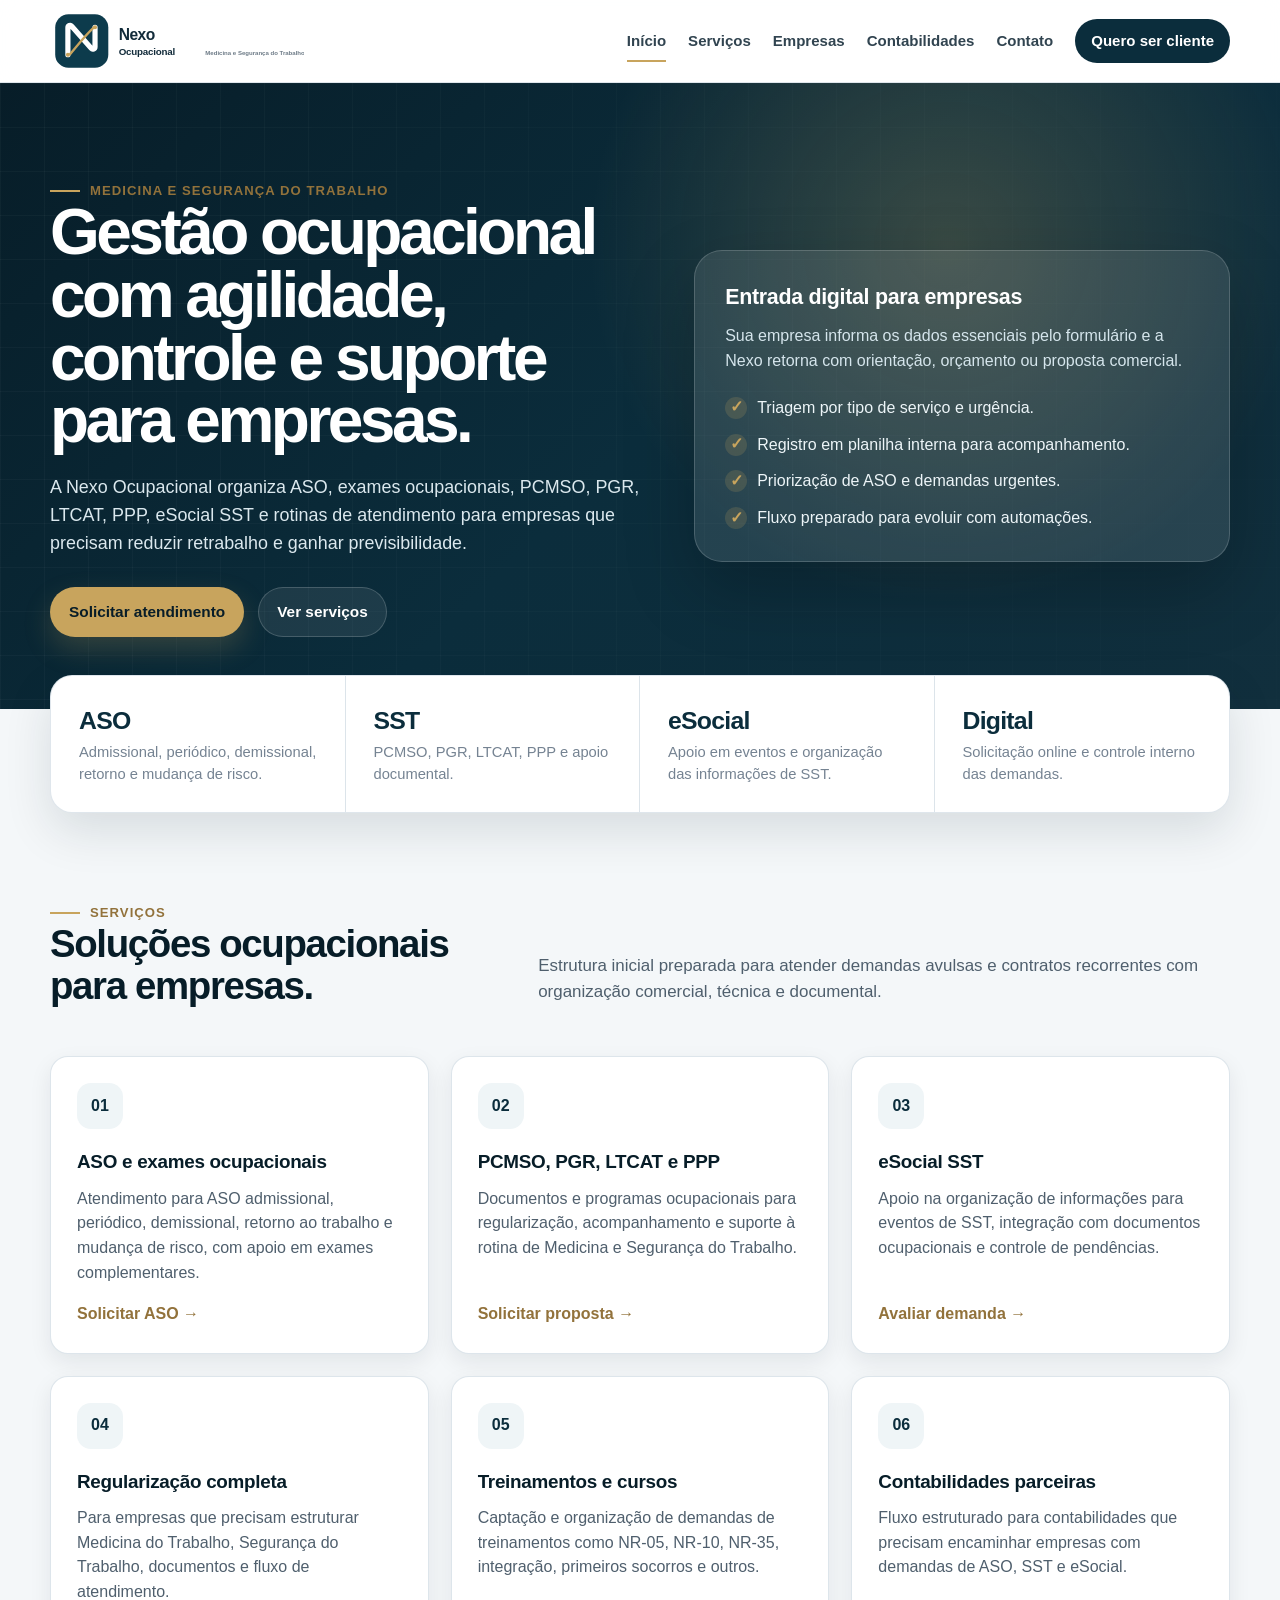
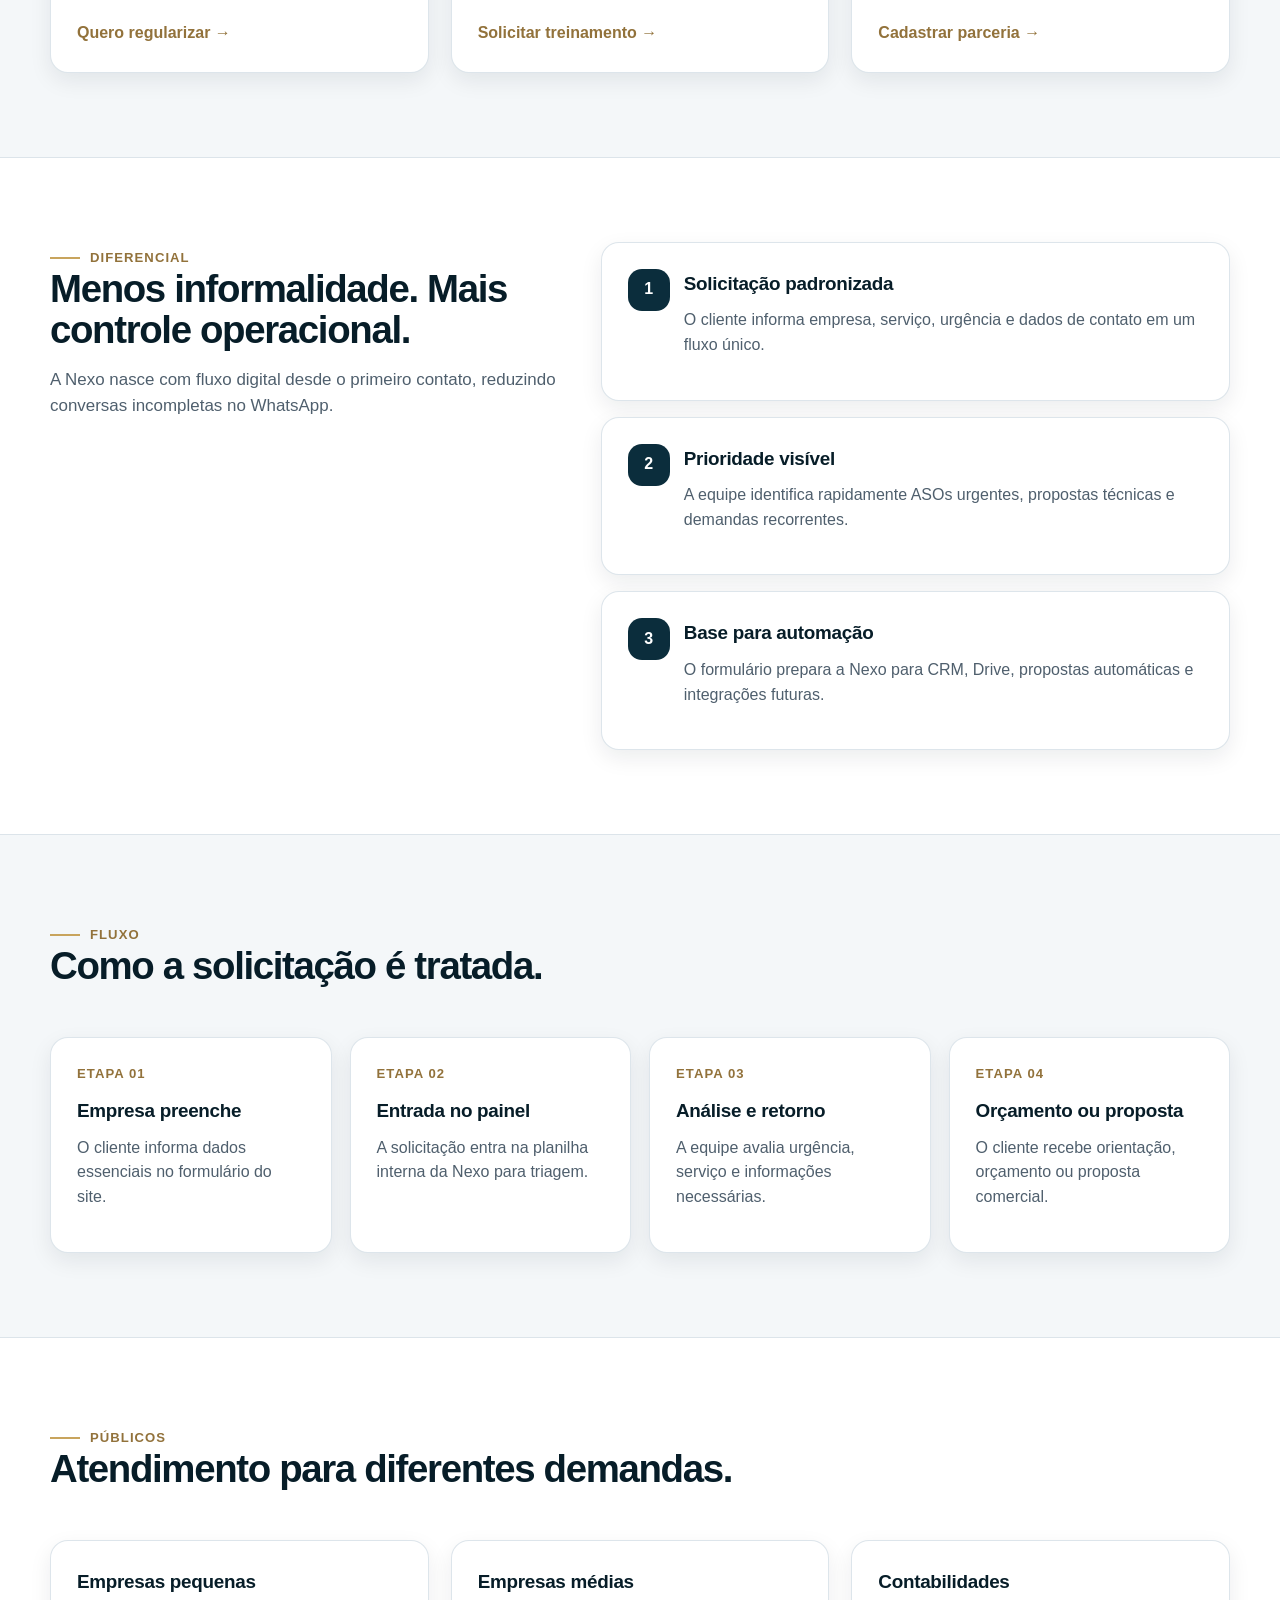
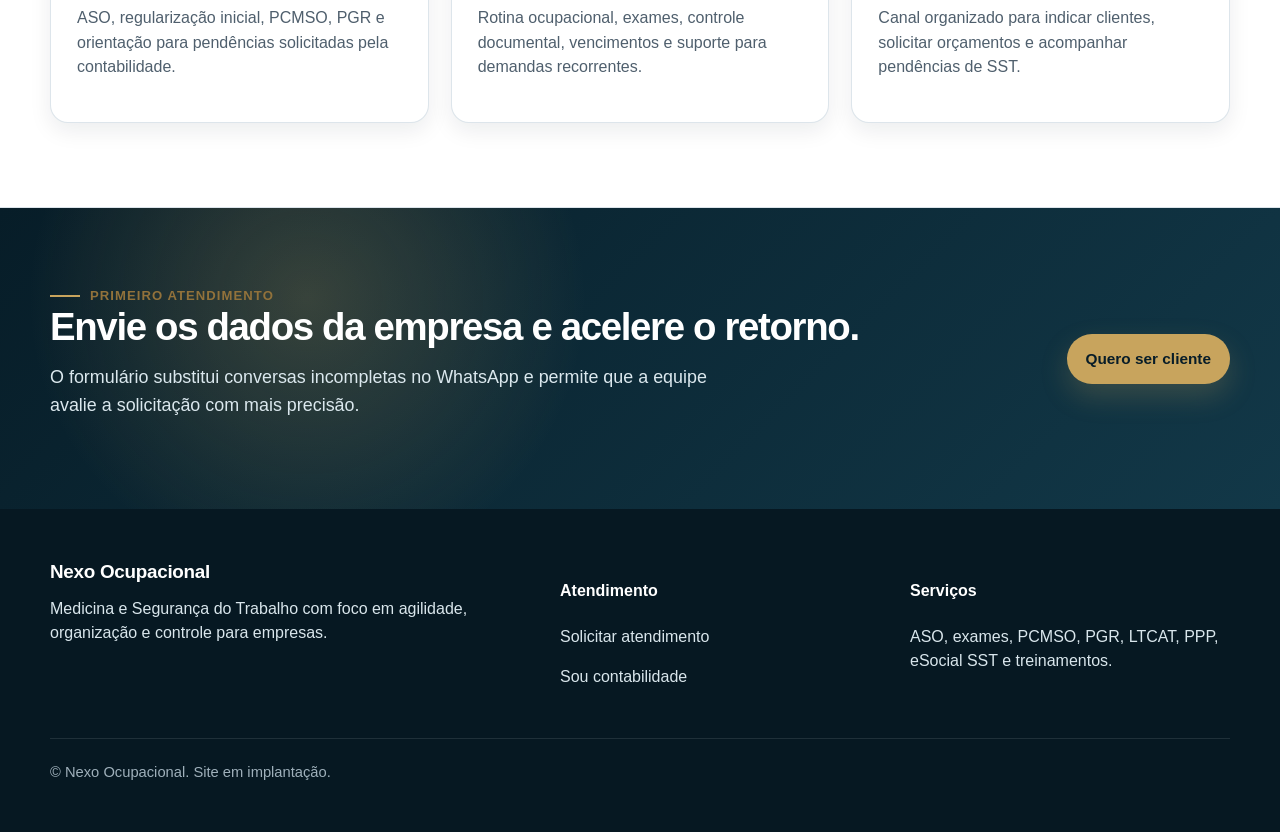
<file: index.html>
<!DOCTYPE html><html lang="pt-BR"><head><meta charset="UTF-8"/><meta name="viewport" content="width=device-width, initial-scale=1.0"/><title>Nexo Ocupacional | Medicina e Segurança do Trabalho</title><meta name="description" content="Medicina e Segurança do Trabalho para empresas. ASO, exames ocupacionais, PCMSO, PGR, LTCAT, PPP, eSocial SST e treinamentos."/><link rel="stylesheet" href="assets/css/styles.css"/></head><body><header class="site-header"><div class="container header-inner"><a href="index.html" class="logo-link"><img src="assets/img/logo-nexo.svg" alt="Nexo Ocupacional" class="logo"/></a><nav class="main-nav"><a href="index.html" class="active">Início</a><a href="servicos.html">Serviços</a><a href="empresas.html">Empresas</a><a href="contabilidades.html">Contabilidades</a><a href="contato.html">Contato</a><a href="quero-ser-cliente.html" class="nav-cta">Quero ser cliente</a></nav></div></header><main><section class="hero"><div class="container hero-grid"><div><span class="eyebrow">Medicina e Segurança do Trabalho</span><h1>Gestão ocupacional com agilidade, controle e suporte para empresas.</h1><p class="lead">A Nexo Ocupacional organiza ASO, exames ocupacionais, PCMSO, PGR, LTCAT, PPP, eSocial SST e rotinas de atendimento para empresas que precisam reduzir retrabalho e ganhar previsibilidade.</p><div class="hero-actions"><a href="quero-ser-cliente.html" class="btn-primary">Solicitar atendimento</a><a href="servicos.html" class="btn-ghost">Ver serviços</a></div></div><aside class="hero-card"><h3>Entrada digital para empresas</h3><p>Sua empresa informa os dados essenciais pelo formulário e a Nexo retorna com orientação, orçamento ou proposta comercial.</p><div class="hero-checklist"><div class="hero-check">Triagem por tipo de serviço e urgência.</div><div class="hero-check">Registro em planilha interna para acompanhamento.</div><div class="hero-check">Priorização de ASO e demandas urgentes.</div><div class="hero-check">Fluxo preparado para evoluir com automações.</div></div></aside></div></section><section class="stats-bar"><div class="container"><div class="stats-grid"><div class="stat-item"><div class="stat-number">ASO</div><div class="stat-label">Admissional, periódico, demissional, retorno e mudança de risco.</div></div><div class="stat-item"><div class="stat-number">SST</div><div class="stat-label">PCMSO, PGR, LTCAT, PPP e apoio documental.</div></div><div class="stat-item"><div class="stat-number">eSocial</div><div class="stat-label">Apoio em eventos e organização das informações de SST.</div></div><div class="stat-item"><div class="stat-number">Digital</div><div class="stat-label">Solicitação online e controle interno das demandas.</div></div></div></div></section><section class="section"><div class="container"><div class="section-heading"><div><span class="eyebrow">Serviços</span><h2>Soluções ocupacionais para empresas.</h2></div><p class="section-lead">Estrutura inicial preparada para atender demandas avulsas e contratos recorrentes com organização comercial, técnica e documental.</p></div><div class="cards-grid"><article class="service-card"><div class="service-icon">01</div><h3>ASO e exames ocupacionais</h3><p>Atendimento para ASO admissional, periódico, demissional, retorno ao trabalho e mudança de risco, com apoio em exames complementares.</p><a class="learn-more" href="quero-ser-cliente.html">Solicitar ASO →</a></article><article class="service-card"><div class="service-icon">02</div><h3>PCMSO, PGR, LTCAT e PPP</h3><p>Documentos e programas ocupacionais para regularização, acompanhamento e suporte à rotina de Medicina e Segurança do Trabalho.</p><a class="learn-more" href="quero-ser-cliente.html">Solicitar proposta →</a></article><article class="service-card"><div class="service-icon">03</div><h3>eSocial SST</h3><p>Apoio na organização de informações para eventos de SST, integração com documentos ocupacionais e controle de pendências.</p><a class="learn-more" href="quero-ser-cliente.html">Avaliar demanda →</a></article><article class="service-card"><div class="service-icon">04</div><h3>Regularização completa</h3><p>Para empresas que precisam estruturar Medicina do Trabalho, Segurança do Trabalho, documentos e fluxo de atendimento.</p><a class="learn-more" href="quero-ser-cliente.html">Quero regularizar →</a></article><article class="service-card"><div class="service-icon">05</div><h3>Treinamentos e cursos</h3><p>Captação e organização de demandas de treinamentos como NR-05, NR-10, NR-35, integração, primeiros socorros e outros.</p><a class="learn-more" href="quero-ser-cliente.html">Solicitar treinamento →</a></article><article class="service-card"><div class="service-icon">06</div><h3>Contabilidades parceiras</h3><p>Fluxo estruturado para contabilidades que precisam encaminhar empresas com demandas de ASO, SST e eSocial.</p><a class="learn-more" href="quero-ser-cliente.html">Cadastrar parceria →</a></article></div></div></section><section class="section band"><div class="container feature-grid"><div><span class="eyebrow">Diferencial</span><h2>Menos informalidade. Mais controle operacional.</h2><p class="section-lead">A Nexo nasce com fluxo digital desde o primeiro contato, reduzindo conversas incompletas no WhatsApp.</p></div><div class="feature-list"><article class="feature-card"><span class="feature-number">1</span><div><h3>Solicitação padronizada</h3><p>O cliente informa empresa, serviço, urgência e dados de contato em um fluxo único.</p></div></article><article class="feature-card"><span class="feature-number">2</span><div><h3>Prioridade visível</h3><p>A equipe identifica rapidamente ASOs urgentes, propostas técnicas e demandas recorrentes.</p></div></article><article class="feature-card"><span class="feature-number">3</span><div><h3>Base para automação</h3><p>O formulário prepara a Nexo para CRM, Drive, propostas automáticas e integrações futuras.</p></div></article></div></div></section><section class="section"><div class="container"><div class="section-heading"><div><span class="eyebrow">Fluxo</span><h2>Como a solicitação é tratada.</h2></div></div><div class="process-grid"><article class="process-card"><div class="process-step">ETAPA 01</div><h3>Empresa preenche</h3><p>O cliente informa dados essenciais no formulário do site.</p></article><article class="process-card"><div class="process-step">ETAPA 02</div><h3>Entrada no painel</h3><p>A solicitação entra na planilha interna da Nexo para triagem.</p></article><article class="process-card"><div class="process-step">ETAPA 03</div><h3>Análise e retorno</h3><p>A equipe avalia urgência, serviço e informações necessárias.</p></article><article class="process-card"><div class="process-step">ETAPA 04</div><h3>Orçamento ou proposta</h3><p>O cliente recebe orientação, orçamento ou proposta comercial.</p></article></div></div></section><section class="section band"><div class="container"><div class="section-heading"><div><span class="eyebrow">Públicos</span><h2>Atendimento para diferentes demandas.</h2></div></div><div class="audience-grid"><article class="audience-card"><h3>Empresas pequenas</h3><p>ASO, regularização inicial, PCMSO, PGR e orientação para pendências solicitadas pela contabilidade.</p></article><article class="audience-card"><h3>Empresas médias</h3><p>Rotina ocupacional, exames, controle documental, vencimentos e suporte para demandas recorrentes.</p></article><article class="audience-card"><h3>Contabilidades</h3><p>Canal organizado para indicar clientes, solicitar orçamentos e acompanhar pendências de SST.</p></article></div></div></section><section class="cta-section"><div class="container cta-box"><div><span class="eyebrow">Primeiro atendimento</span><h2>Envie os dados da empresa e acelere o retorno.</h2><p class="lead">O formulário substitui conversas incompletas no WhatsApp e permite que a equipe avalie a solicitação com mais precisão.</p></div><a href="quero-ser-cliente.html" class="btn-primary">Quero ser cliente</a></div></section></main><footer class="site-footer"><div class="container footer-grid"><div><h3>Nexo Ocupacional</h3><p>Medicina e Segurança do Trabalho com foco em agilidade, organização e controle para empresas.</p></div><div><h4>Atendimento</h4><p><a href="quero-ser-cliente.html">Solicitar atendimento</a></p><p><a href="contabilidades.html">Sou contabilidade</a></p></div><div><h4>Serviços</h4><p>ASO, exames, PCMSO, PGR, LTCAT, PPP, eSocial SST e treinamentos.</p></div></div><div class="container footer-small">© Nexo Ocupacional. Site em implantação.</div></footer><script src="assets/js/main.js"></script></body></html>
</file>
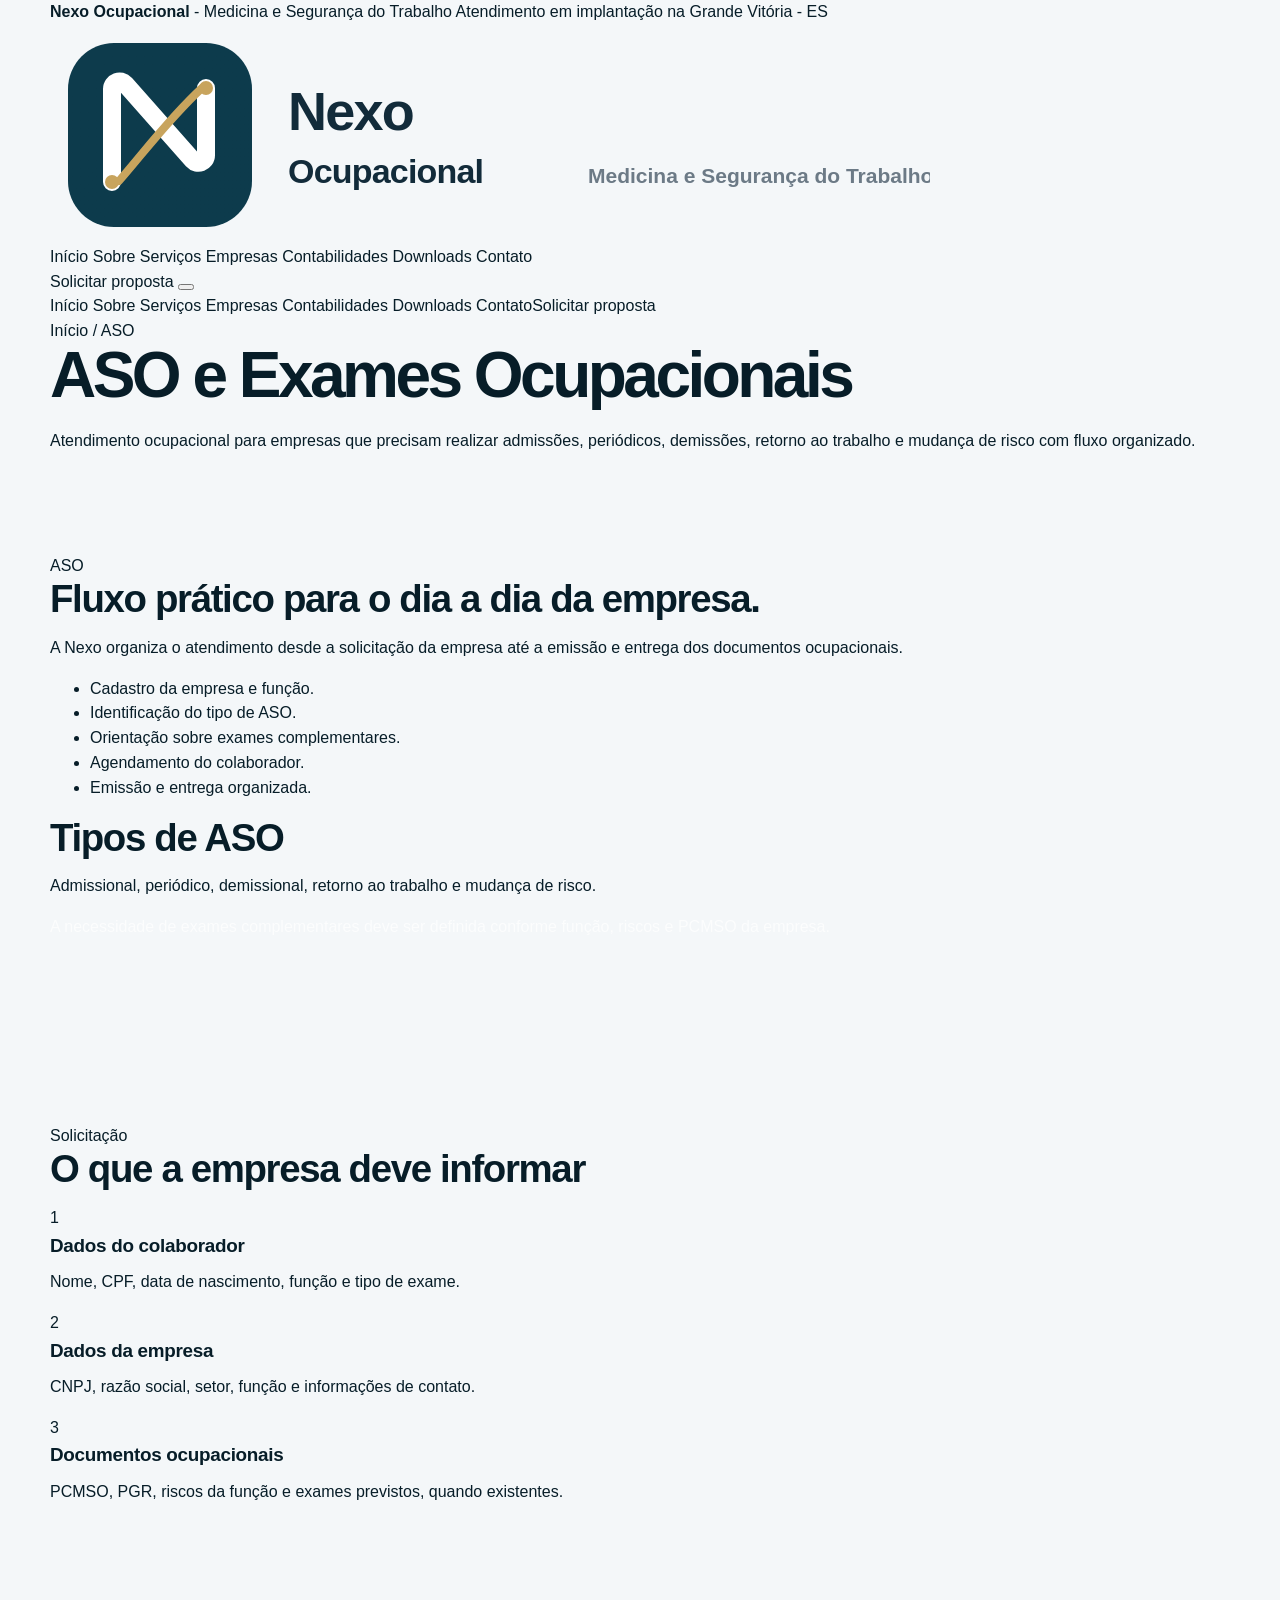
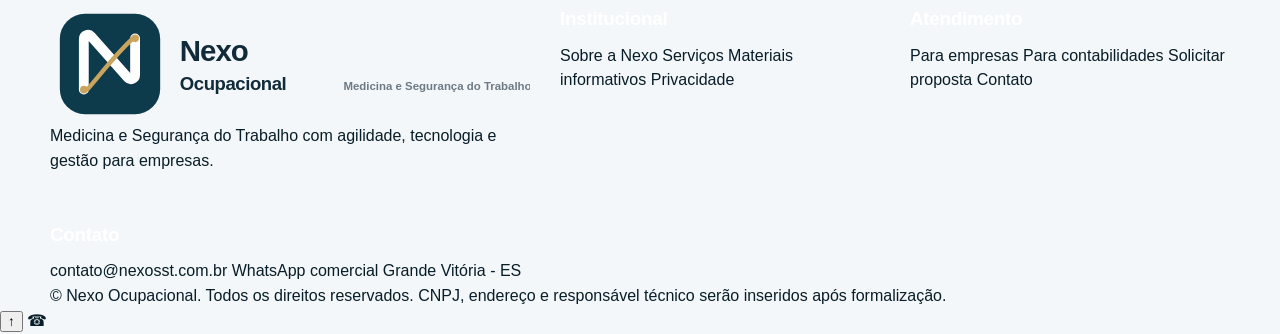
<file: aso.html>
<!doctype html>
<html lang="pt-BR">
<head>
  <meta charset="utf-8">
  <meta name="viewport" content="width=device-width, initial-scale=1">
  <title>ASO e Exames Ocupacionais | Nexo Ocupacional</title>
  <meta name="description" content="ASO admissional, periódico, demissional, retorno ao trabalho e mudança de risco.">
  <link rel="icon" href="assets/img/favicon.svg" type="image/svg+xml">
  <link rel="preconnect" href="https://fonts.gstatic.com">
  <link rel="stylesheet" href="assets/css/styles.css">
</head>
<body>

<div class="topbar">
  <div class="container">
    <span><strong>Nexo Ocupacional</strong> - Medicina e Segurança do Trabalho</span>
    <span>Atendimento em implantação na Grande Vitória - ES</span>
  </div>
</div>
<header class="header">
  <div class="container">
    <div class="nav">
      <a class="logo" href="index.html" aria-label="Nexo Ocupacional">
        <img src="assets/img/logo-nexo.svg" alt="Nexo Ocupacional">
      </a>
      <nav class="navlinks" aria-label="Menu principal"><a href="index.html" class="">Início</a>
<a href="sobre.html" class="">Sobre</a>
<a href="servicos.html" class="active">Serviços</a>
<a href="empresas.html" class="">Empresas</a>
<a href="contabilidades.html" class="">Contabilidades</a>
<a href="downloads.html" class="">Downloads</a>
<a href="contato.html" class="">Contato</a></nav>
      <div class="navcta">
        <a class="btn primary" href="proposta.html">Solicitar proposta</a>
        <button class="menu-btn" data-menu-btn aria-label="Abrir menu"><span></span><span></span><span></span></button>
      </div>
    </div>
    <div class="mobile-menu" data-mobile-menu><a href="index.html">Início</a>
<a href="sobre.html">Sobre</a>
<a href="servicos.html">Serviços</a>
<a href="empresas.html">Empresas</a>
<a href="contabilidades.html">Contabilidades</a>
<a href="downloads.html">Downloads</a>
<a href="contato.html">Contato</a><a href="proposta.html">Solicitar proposta</a></div>
  </div>
</header>

<section class="page-hero">
  <div class="container">
    <div class="breadcrumb"><a href="index.html">Início</a> / ASO</div>
    <h1>ASO e Exames Ocupacionais</h1>
    <p>Atendimento ocupacional para empresas que precisam realizar admissões, periódicos, demissões, retorno ao trabalho e mudança de risco com fluxo organizado.</p>
  </div>
</section>

<main>
  <section class="section">
    <div class="container grid-2">
      <div class="reveal">
        <div class="title"><span class="label">ASO</span><h2>Fluxo prático para o dia a dia da empresa.</h2><p>A Nexo organiza o atendimento desde a solicitação da empresa até a emissão e entrega dos documentos ocupacionais.</p></div>
        <ul class="clean-list">
          <li>Cadastro da empresa e função.</li>
          <li>Identificação do tipo de ASO.</li>
          <li>Orientação sobre exames complementares.</li>
          <li>Agendamento do colaborador.</li>
          <li>Emissão e entrega organizada.</li>
        </ul>
      </div>
      <div class="kicker-box reveal"><h2>Tipos de ASO</h2><p>Admissional, periódico, demissional, retorno ao trabalho e mudança de risco.</p><p class="note" style="color:rgba(255,255,255,.7)">A necessidade de exames complementares deve ser definida conforme função, riscos e PCMSO da empresa.</p></div>
    </div>
  </section>
  <section class="section section-muted">
    <div class="container">
      <div class="title center reveal"><span class="label">Solicitação</span><h2>O que a empresa deve informar</h2></div>
      <div class="grid-3">
        <div class="card reveal"><div class="icon">1</div><h3>Dados do colaborador</h3><p>Nome, CPF, data de nascimento, função e tipo de exame.</p></div>
        <div class="card reveal"><div class="icon">2</div><h3>Dados da empresa</h3><p>CNPJ, razão social, setor, função e informações de contato.</p></div>
        <div class="card reveal"><div class="icon">3</div><h3>Documentos ocupacionais</h3><p>PCMSO, PGR, riscos da função e exames previstos, quando existentes.</p></div>
      </div>
    </div>
  </section>
</main>

<footer class="footer">
  <div class="container">
    <div class="footer-grid">
      <div class="footer-logo">
        <img src="assets/img/logo-nexo.svg" alt="Nexo Ocupacional">
        <p>Medicina e Segurança do Trabalho com agilidade, tecnologia e gestão para empresas.</p>
      </div>
      <div>
        <h3>Institucional</h3>
        <a href="sobre.html">Sobre a Nexo</a>
        <a href="servicos.html">Serviços</a>
        <a href="downloads.html">Materiais informativos</a>
        <a href="privacidade.html">Privacidade</a>
      </div>
      <div>
        <h3>Atendimento</h3>
        <a href="empresas.html">Para empresas</a>
        <a href="contabilidades.html">Para contabilidades</a>
        <a href="proposta.html">Solicitar proposta</a>
        <a href="contato.html">Contato</a>
      </div>
      <div>
        <h3>Contato</h3>
        <a href="mailto:contato@nexosst.com.br">contato@nexosst.com.br</a>
        <a href="#" data-whatsapp="proposta">WhatsApp comercial</a>
        <a href="contato.html">Grande Vitória - ES</a>
      </div>
    </div>
    <div class="footer-bottom">
      <span>© <span data-year></span> Nexo Ocupacional. Todos os direitos reservados.</span>
      <span>CNPJ, endereço e responsável técnico serão inseridos após formalização.</span>
    </div>
  </div>
</footer>
<button class="to-top" data-to-top aria-label="Voltar ao topo">↑</button>
<a class="float-whatsapp" href="#" data-whatsapp="proposta" aria-label="WhatsApp">☎</a>
<script src="assets/js/main.js"></script>
</body>
</html>
</file>
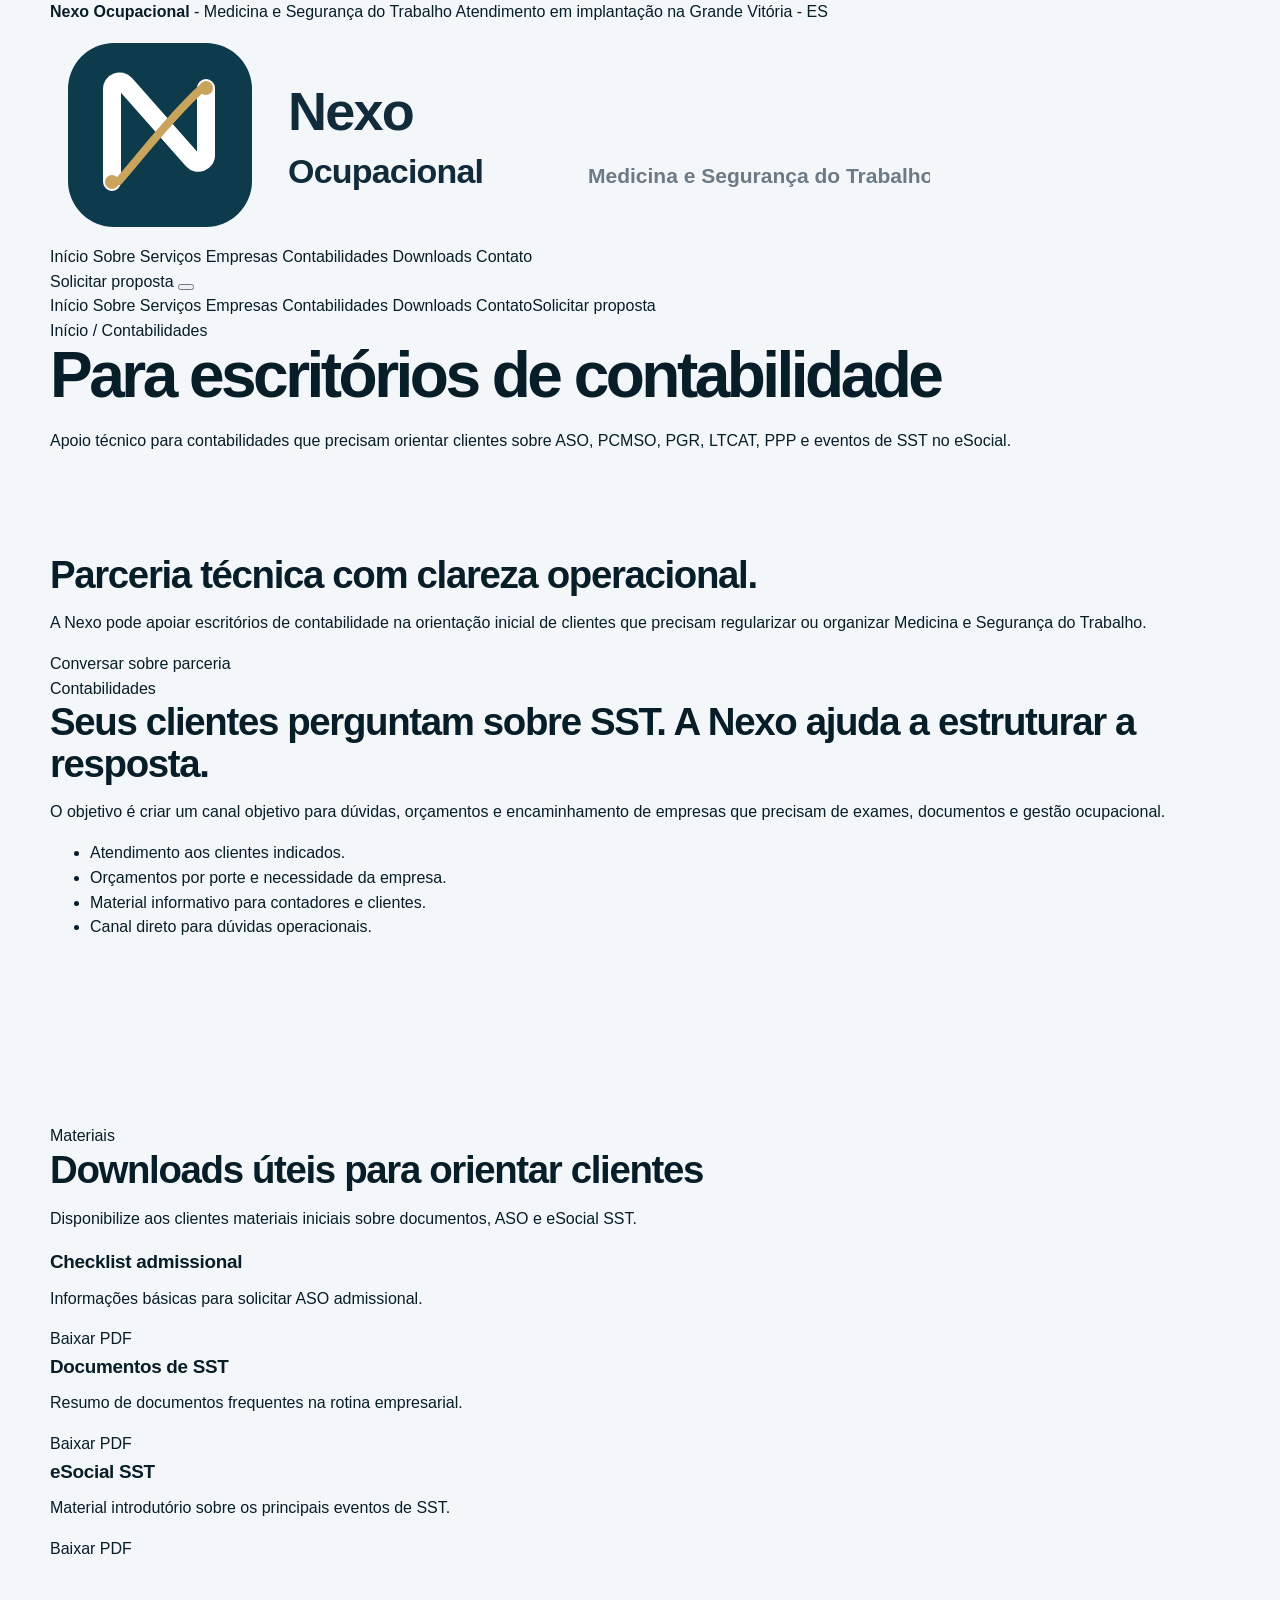
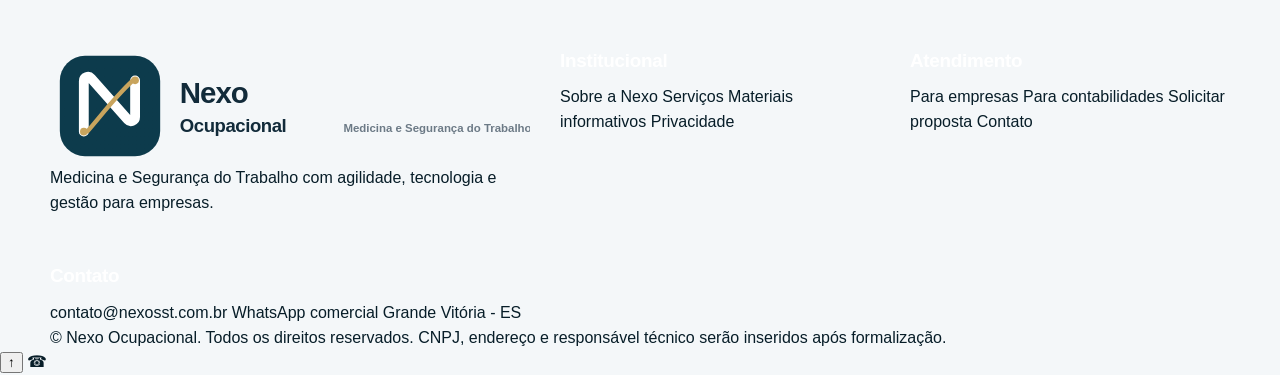
<file: contabilidades.html>
<!doctype html>
<html lang="pt-BR">
<head>
  <meta charset="utf-8">
  <meta name="viewport" content="width=device-width, initial-scale=1">
  <title>Para Contabilidades | Nexo Ocupacional</title>
  <meta name="description" content="Parceria técnica para escritórios de contabilidade em SST e eSocial.">
  <link rel="icon" href="assets/img/favicon.svg" type="image/svg+xml">
  <link rel="preconnect" href="https://fonts.gstatic.com">
  <link rel="stylesheet" href="assets/css/styles.css">
</head>
<body>

<div class="topbar">
  <div class="container">
    <span><strong>Nexo Ocupacional</strong> - Medicina e Segurança do Trabalho</span>
    <span>Atendimento em implantação na Grande Vitória - ES</span>
  </div>
</div>
<header class="header">
  <div class="container">
    <div class="nav">
      <a class="logo" href="index.html" aria-label="Nexo Ocupacional">
        <img src="assets/img/logo-nexo.svg" alt="Nexo Ocupacional">
      </a>
      <nav class="navlinks" aria-label="Menu principal"><a href="index.html" class="">Início</a>
<a href="sobre.html" class="">Sobre</a>
<a href="servicos.html" class="">Serviços</a>
<a href="empresas.html" class="">Empresas</a>
<a href="contabilidades.html" class="active">Contabilidades</a>
<a href="downloads.html" class="">Downloads</a>
<a href="contato.html" class="">Contato</a></nav>
      <div class="navcta">
        <a class="btn primary" href="proposta.html">Solicitar proposta</a>
        <button class="menu-btn" data-menu-btn aria-label="Abrir menu"><span></span><span></span><span></span></button>
      </div>
    </div>
    <div class="mobile-menu" data-mobile-menu><a href="index.html">Início</a>
<a href="sobre.html">Sobre</a>
<a href="servicos.html">Serviços</a>
<a href="empresas.html">Empresas</a>
<a href="contabilidades.html">Contabilidades</a>
<a href="downloads.html">Downloads</a>
<a href="contato.html">Contato</a><a href="proposta.html">Solicitar proposta</a></div>
  </div>
</header>

<section class="page-hero">
  <div class="container">
    <div class="breadcrumb"><a href="index.html">Início</a> / Contabilidades</div>
    <h1>Para escritórios de contabilidade</h1>
    <p>Apoio técnico para contabilidades que precisam orientar clientes sobre ASO, PCMSO, PGR, LTCAT, PPP e eventos de SST no eSocial.</p>
  </div>
</section>

<main>
  <section class="section">
    <div class="container grid-2">
      <div class="kicker-box reveal">
        <h2>Parceria técnica com clareza operacional.</h2>
        <p>A Nexo pode apoiar escritórios de contabilidade na orientação inicial de clientes que precisam regularizar ou organizar Medicina e Segurança do Trabalho.</p>
        <a class="btn gold" href="#" data-whatsapp="parceria">Conversar sobre parceria</a>
      </div>
      <div class="reveal">
        <div class="title"><span class="label">Contabilidades</span><h2>Seus clientes perguntam sobre SST. A Nexo ajuda a estruturar a resposta.</h2><p>O objetivo é criar um canal objetivo para dúvidas, orçamentos e encaminhamento de empresas que precisam de exames, documentos e gestão ocupacional.</p></div>
        <ul class="clean-list">
          <li>Atendimento aos clientes indicados.</li>
          <li>Orçamentos por porte e necessidade da empresa.</li>
          <li>Material informativo para contadores e clientes.</li>
          <li>Canal direto para dúvidas operacionais.</li>
        </ul>
      </div>
    </div>
  </section>
  <section class="section section-muted">
    <div class="container">
      <div class="title center reveal"><span class="label">Materiais</span><h2>Downloads úteis para orientar clientes</h2><p>Disponibilize aos clientes materiais iniciais sobre documentos, ASO e eSocial SST.</p></div>
      <div class="grid-3">
        <div class="card reveal"><h3>Checklist admissional</h3><p>Informações básicas para solicitar ASO admissional.</p><a class="btn secondary" href="assets/docs/checklist-admissional.pdf">Baixar PDF</a></div>
        <div class="card reveal"><h3>Documentos de SST</h3><p>Resumo de documentos frequentes na rotina empresarial.</p><a class="btn secondary" href="assets/docs/guia-documentos-sst.pdf">Baixar PDF</a></div>
        <div class="card reveal"><h3>eSocial SST</h3><p>Material introdutório sobre os principais eventos de SST.</p><a class="btn secondary" href="assets/docs/guia-esocial-sst.pdf">Baixar PDF</a></div>
      </div>
    </div>
  </section>
</main>

<footer class="footer">
  <div class="container">
    <div class="footer-grid">
      <div class="footer-logo">
        <img src="assets/img/logo-nexo.svg" alt="Nexo Ocupacional">
        <p>Medicina e Segurança do Trabalho com agilidade, tecnologia e gestão para empresas.</p>
      </div>
      <div>
        <h3>Institucional</h3>
        <a href="sobre.html">Sobre a Nexo</a>
        <a href="servicos.html">Serviços</a>
        <a href="downloads.html">Materiais informativos</a>
        <a href="privacidade.html">Privacidade</a>
      </div>
      <div>
        <h3>Atendimento</h3>
        <a href="empresas.html">Para empresas</a>
        <a href="contabilidades.html">Para contabilidades</a>
        <a href="proposta.html">Solicitar proposta</a>
        <a href="contato.html">Contato</a>
      </div>
      <div>
        <h3>Contato</h3>
        <a href="mailto:contato@nexosst.com.br">contato@nexosst.com.br</a>
        <a href="#" data-whatsapp="proposta">WhatsApp comercial</a>
        <a href="contato.html">Grande Vitória - ES</a>
      </div>
    </div>
    <div class="footer-bottom">
      <span>© <span data-year></span> Nexo Ocupacional. Todos os direitos reservados.</span>
      <span>CNPJ, endereço e responsável técnico serão inseridos após formalização.</span>
    </div>
  </div>
</footer>
<button class="to-top" data-to-top aria-label="Voltar ao topo">↑</button>
<a class="float-whatsapp" href="#" data-whatsapp="proposta" aria-label="WhatsApp">☎</a>
<script src="assets/js/main.js"></script>
</body>
</html>
</file>
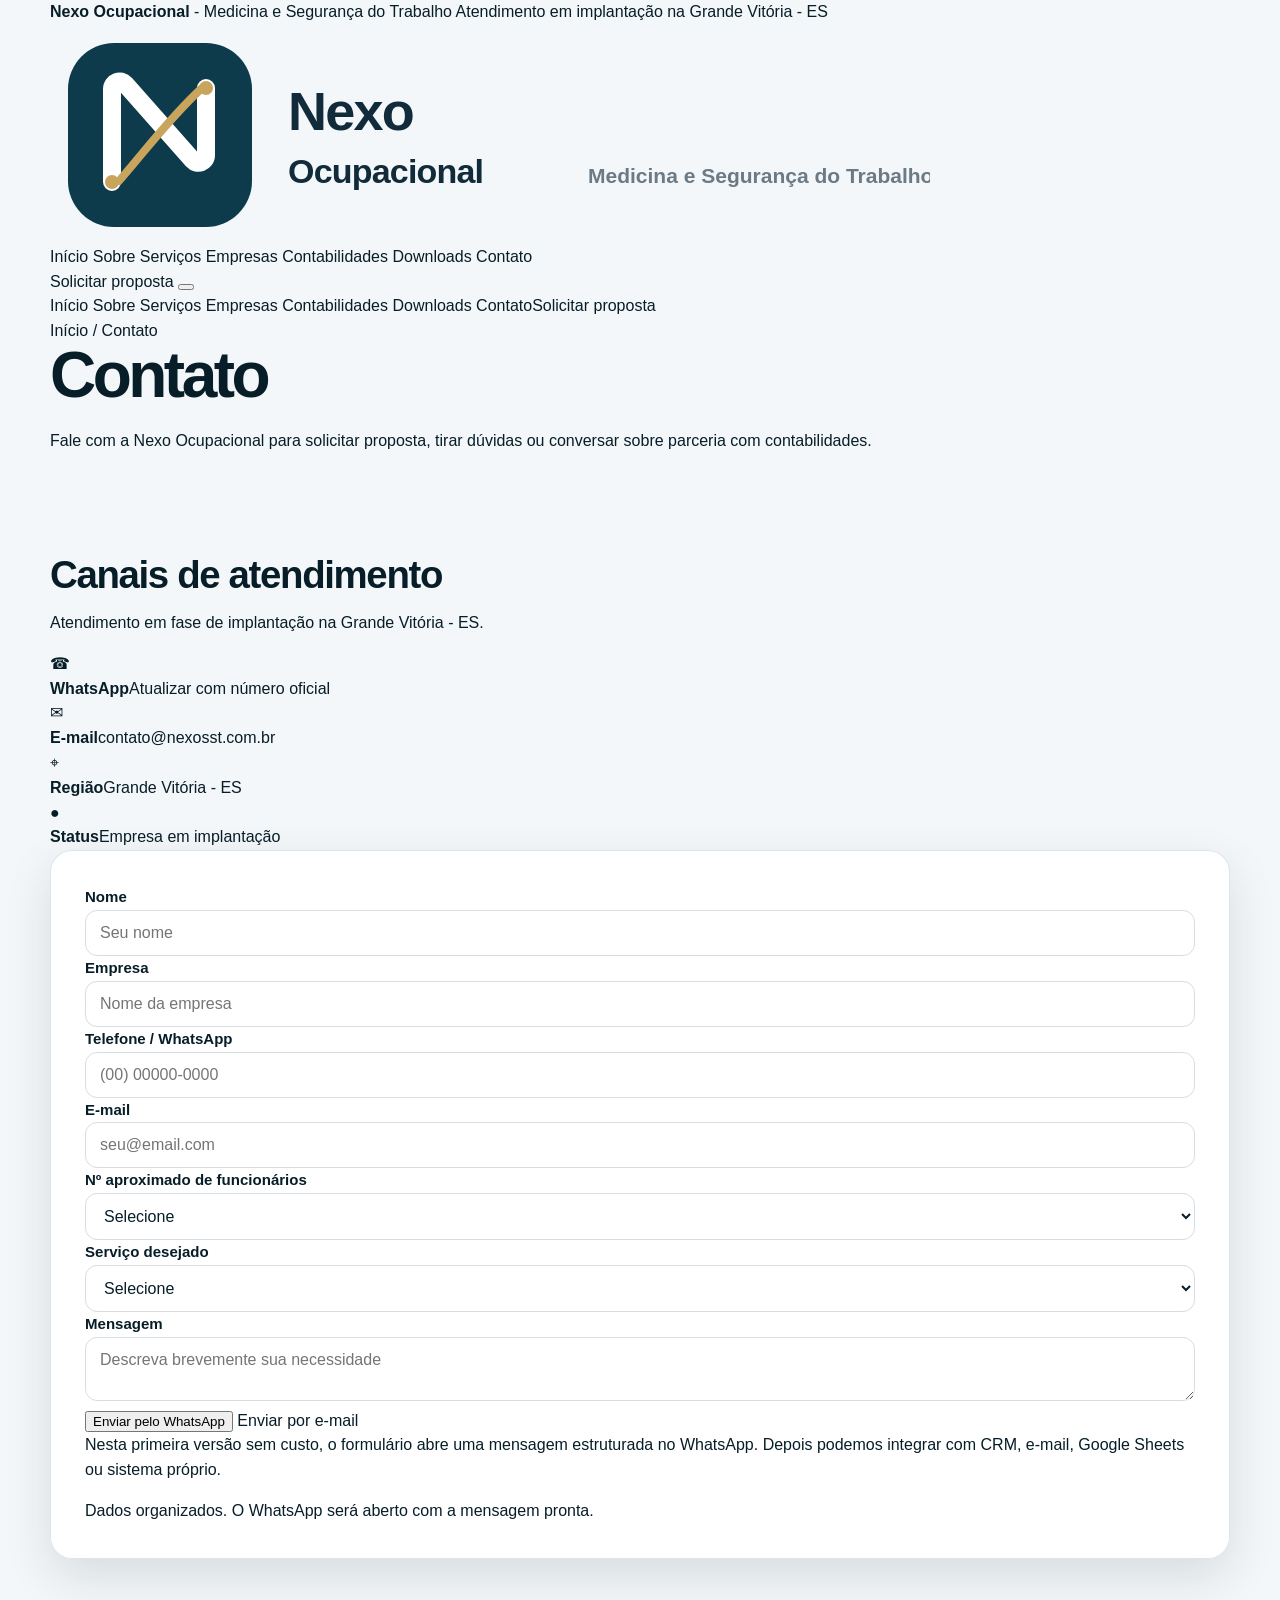
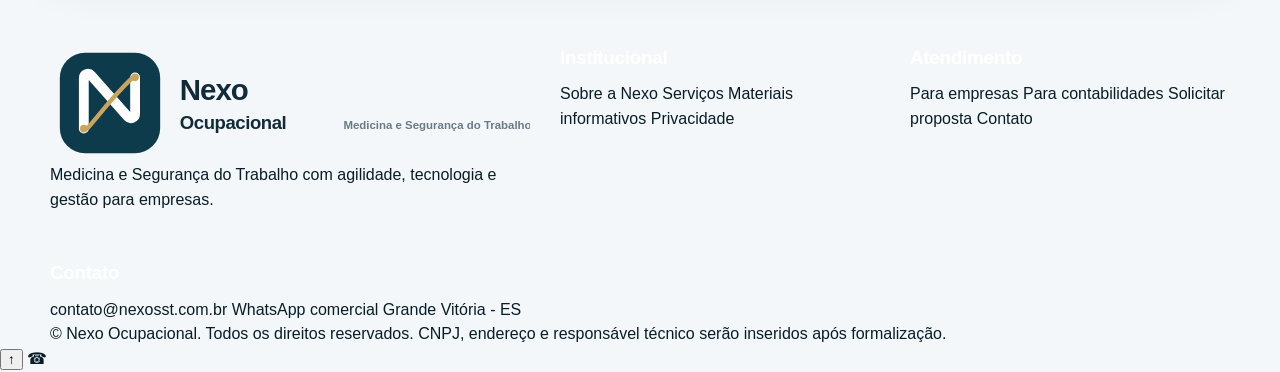
<file: contato.html>
<!doctype html>
<html lang="pt-BR">
<head>
  <meta charset="utf-8">
  <meta name="viewport" content="width=device-width, initial-scale=1">
  <title>Contato | Nexo Ocupacional</title>
  <meta name="description" content="Entre em contato com a Nexo Ocupacional.">
  <link rel="icon" href="assets/img/favicon.svg" type="image/svg+xml">
  <link rel="preconnect" href="https://fonts.gstatic.com">
  <link rel="stylesheet" href="assets/css/styles.css">
</head>
<body>

<div class="topbar">
  <div class="container">
    <span><strong>Nexo Ocupacional</strong> - Medicina e Segurança do Trabalho</span>
    <span>Atendimento em implantação na Grande Vitória - ES</span>
  </div>
</div>
<header class="header">
  <div class="container">
    <div class="nav">
      <a class="logo" href="index.html" aria-label="Nexo Ocupacional">
        <img src="assets/img/logo-nexo.svg" alt="Nexo Ocupacional">
      </a>
      <nav class="navlinks" aria-label="Menu principal"><a href="index.html" class="">Início</a>
<a href="sobre.html" class="">Sobre</a>
<a href="servicos.html" class="">Serviços</a>
<a href="empresas.html" class="">Empresas</a>
<a href="contabilidades.html" class="">Contabilidades</a>
<a href="downloads.html" class="">Downloads</a>
<a href="contato.html" class="active">Contato</a></nav>
      <div class="navcta">
        <a class="btn primary" href="proposta.html">Solicitar proposta</a>
        <button class="menu-btn" data-menu-btn aria-label="Abrir menu"><span></span><span></span><span></span></button>
      </div>
    </div>
    <div class="mobile-menu" data-mobile-menu><a href="index.html">Início</a>
<a href="sobre.html">Sobre</a>
<a href="servicos.html">Serviços</a>
<a href="empresas.html">Empresas</a>
<a href="contabilidades.html">Contabilidades</a>
<a href="downloads.html">Downloads</a>
<a href="contato.html">Contato</a><a href="proposta.html">Solicitar proposta</a></div>
  </div>
</header>

<section class="page-hero">
  <div class="container">
    <div class="breadcrumb"><a href="index.html">Início</a> / Contato</div>
    <h1>Contato</h1>
    <p>Fale com a Nexo Ocupacional para solicitar proposta, tirar dúvidas ou conversar sobre parceria com contabilidades.</p>
  </div>
</section>

<main>
  <section class="section">
    <div class="container form-wrap">
      <div class="info-panel reveal">
        <h2>Canais de atendimento</h2>
        <p>Atendimento em fase de implantação na Grande Vitória - ES.</p>
        <div class="info-row"><span>☎</span><div><strong>WhatsApp</strong><span>Atualizar com número oficial</span></div></div>
        <div class="info-row"><span>✉</span><div><strong>E-mail</strong><span>contato@nexosst.com.br</span></div></div>
        <div class="info-row"><span>⌖</span><div><strong>Região</strong><span>Grande Vitória - ES</span></div></div>
        <div class="info-row"><span>●</span><div><strong>Status</strong><span>Empresa em implantação</span></div></div>
      </div>
      
<form class="form-card reveal" data-proposal-form>
  <div class="row">
    <div class="field"><label for="nome">Nome</label><input id="nome" name="nome" required placeholder="Seu nome"></div>
    <div class="field"><label for="empresa">Empresa</label><input id="empresa" name="empresa" required placeholder="Nome da empresa"></div>
  </div>
  <div class="row">
    <div class="field"><label for="telefone">Telefone / WhatsApp</label><input id="telefone" name="telefone" required placeholder="(00) 00000-0000"></div>
    <div class="field"><label for="email">E-mail</label><input id="email" name="email" type="email" placeholder="seu@email.com"></div>
  </div>
  <div class="row">
    <div class="field"><label for="funcionarios">Nº aproximado de funcionários</label><select id="funcionarios" name="funcionarios" required><option value="">Selecione</option><option>1 a 5</option><option>6 a 20</option><option>21 a 50</option><option>51 a 100</option><option>101 a 300</option><option>Acima de 300</option></select></div>
    <div class="field"><label for="servico">Serviço desejado</label><select id="servico" name="servico" required><option value="">Selecione</option><option>ASO e exames ocupacionais</option><option>PCMSO</option><option>PGR</option><option>LTCAT / PPP</option><option>eSocial SST</option><option>Pacote completo</option><option>Parceria com contabilidade</option></select></div>
  </div>
  <div class="field"><label for="mensagem">Mensagem</label><textarea id="mensagem" name="mensagem" placeholder="Descreva brevemente sua necessidade"></textarea></div>
  <button class="btn primary" type="submit">Enviar pelo WhatsApp</button>
  <a class="btn secondary" href="mailto:contato@nexosst.com.br">Enviar por e-mail</a>
  <p class="note">Nesta primeira versão sem custo, o formulário abre uma mensagem estruturada no WhatsApp. Depois podemos integrar com CRM, e-mail, Google Sheets ou sistema próprio.</p>
  <div class="success" data-form-success>Dados organizados. O WhatsApp será aberto com a mensagem pronta.</div>
</form>

    </div>
  </section>
</main>

<footer class="footer">
  <div class="container">
    <div class="footer-grid">
      <div class="footer-logo">
        <img src="assets/img/logo-nexo.svg" alt="Nexo Ocupacional">
        <p>Medicina e Segurança do Trabalho com agilidade, tecnologia e gestão para empresas.</p>
      </div>
      <div>
        <h3>Institucional</h3>
        <a href="sobre.html">Sobre a Nexo</a>
        <a href="servicos.html">Serviços</a>
        <a href="downloads.html">Materiais informativos</a>
        <a href="privacidade.html">Privacidade</a>
      </div>
      <div>
        <h3>Atendimento</h3>
        <a href="empresas.html">Para empresas</a>
        <a href="contabilidades.html">Para contabilidades</a>
        <a href="proposta.html">Solicitar proposta</a>
        <a href="contato.html">Contato</a>
      </div>
      <div>
        <h3>Contato</h3>
        <a href="mailto:contato@nexosst.com.br">contato@nexosst.com.br</a>
        <a href="#" data-whatsapp="proposta">WhatsApp comercial</a>
        <a href="contato.html">Grande Vitória - ES</a>
      </div>
    </div>
    <div class="footer-bottom">
      <span>© <span data-year></span> Nexo Ocupacional. Todos os direitos reservados.</span>
      <span>CNPJ, endereço e responsável técnico serão inseridos após formalização.</span>
    </div>
  </div>
</footer>
<button class="to-top" data-to-top aria-label="Voltar ao topo">↑</button>
<a class="float-whatsapp" href="#" data-whatsapp="proposta" aria-label="WhatsApp">☎</a>
<script src="assets/js/main.js"></script>
</body>
</html>
</file>
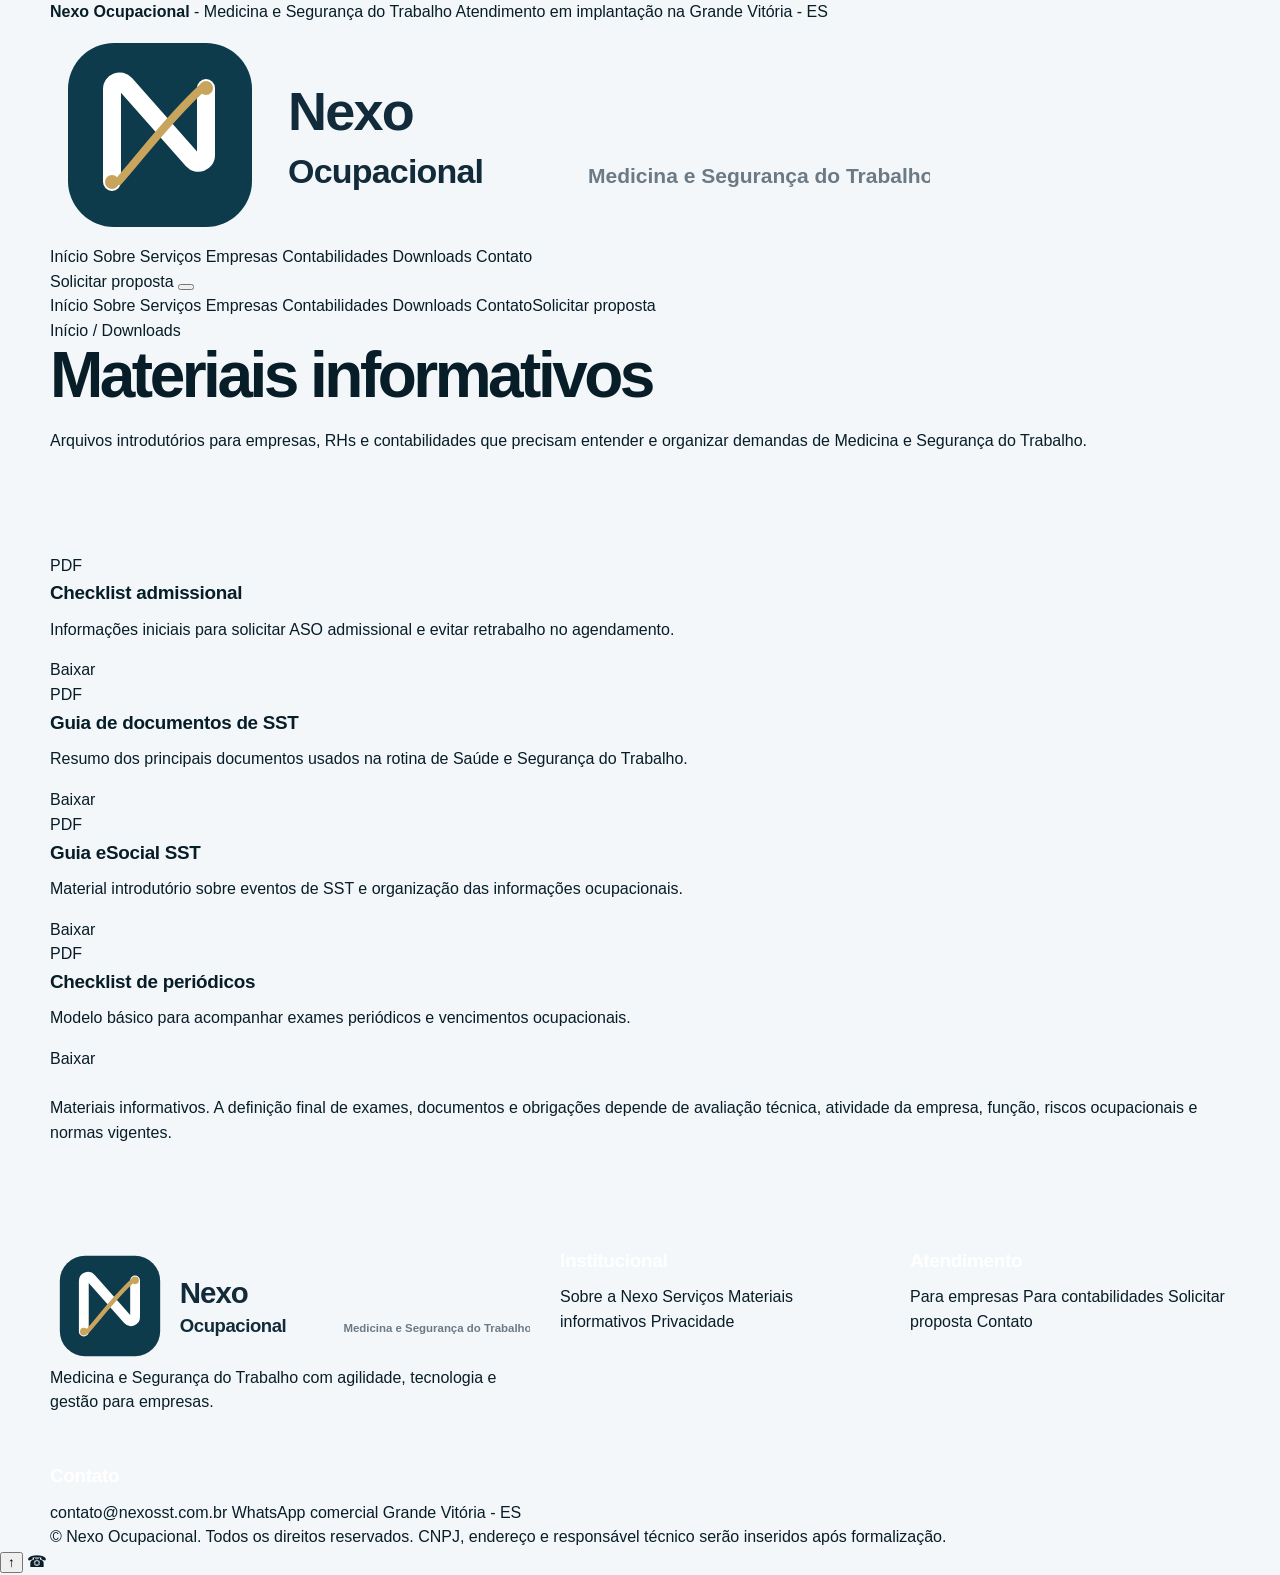
<file: downloads.html>
<!doctype html>
<html lang="pt-BR">
<head>
  <meta charset="utf-8">
  <meta name="viewport" content="width=device-width, initial-scale=1">
  <title>Downloads | Nexo Ocupacional</title>
  <meta name="description" content="Materiais informativos da Nexo Ocupacional para empresas e contabilidades.">
  <link rel="icon" href="assets/img/favicon.svg" type="image/svg+xml">
  <link rel="preconnect" href="https://fonts.gstatic.com">
  <link rel="stylesheet" href="assets/css/styles.css">
</head>
<body>

<div class="topbar">
  <div class="container">
    <span><strong>Nexo Ocupacional</strong> - Medicina e Segurança do Trabalho</span>
    <span>Atendimento em implantação na Grande Vitória - ES</span>
  </div>
</div>
<header class="header">
  <div class="container">
    <div class="nav">
      <a class="logo" href="index.html" aria-label="Nexo Ocupacional">
        <img src="assets/img/logo-nexo.svg" alt="Nexo Ocupacional">
      </a>
      <nav class="navlinks" aria-label="Menu principal"><a href="index.html" class="">Início</a>
<a href="sobre.html" class="">Sobre</a>
<a href="servicos.html" class="">Serviços</a>
<a href="empresas.html" class="">Empresas</a>
<a href="contabilidades.html" class="">Contabilidades</a>
<a href="downloads.html" class="active">Downloads</a>
<a href="contato.html" class="">Contato</a></nav>
      <div class="navcta">
        <a class="btn primary" href="proposta.html">Solicitar proposta</a>
        <button class="menu-btn" data-menu-btn aria-label="Abrir menu"><span></span><span></span><span></span></button>
      </div>
    </div>
    <div class="mobile-menu" data-mobile-menu><a href="index.html">Início</a>
<a href="sobre.html">Sobre</a>
<a href="servicos.html">Serviços</a>
<a href="empresas.html">Empresas</a>
<a href="contabilidades.html">Contabilidades</a>
<a href="downloads.html">Downloads</a>
<a href="contato.html">Contato</a><a href="proposta.html">Solicitar proposta</a></div>
  </div>
</header>

<section class="page-hero">
  <div class="container">
    <div class="breadcrumb"><a href="index.html">Início</a> / Downloads</div>
    <h1>Materiais informativos</h1>
    <p>Arquivos introdutórios para empresas, RHs e contabilidades que precisam entender e organizar demandas de Medicina e Segurança do Trabalho.</p>
  </div>
</section>

<main>
  <section class="section">
    <div class="container">
      <div class="grid-2">
        <div class="card download-card reveal">
          <div class="file"><div class="file-icon">PDF</div><div><h3>Checklist admissional</h3><p>Informações iniciais para solicitar ASO admissional e evitar retrabalho no agendamento.</p></div></div>
          <a class="btn secondary" href="assets/docs/checklist-admissional.pdf" download>Baixar</a>
        </div>
        <div class="card download-card reveal">
          <div class="file"><div class="file-icon">PDF</div><div><h3>Guia de documentos de SST</h3><p>Resumo dos principais documentos usados na rotina de Saúde e Segurança do Trabalho.</p></div></div>
          <a class="btn secondary" href="assets/docs/guia-documentos-sst.pdf" download>Baixar</a>
        </div>
        <div class="card download-card reveal">
          <div class="file"><div class="file-icon">PDF</div><div><h3>Guia eSocial SST</h3><p>Material introdutório sobre eventos de SST e organização das informações ocupacionais.</p></div></div>
          <a class="btn secondary" href="assets/docs/guia-esocial-sst.pdf" download>Baixar</a>
        </div>
        <div class="card download-card reveal">
          <div class="file"><div class="file-icon">PDF</div><div><h3>Checklist de periódicos</h3><p>Modelo básico para acompanhar exames periódicos e vencimentos ocupacionais.</p></div></div>
          <a class="btn secondary" href="assets/docs/checklist-periodicos.pdf" download>Baixar</a>
        </div>
      </div>
      <p class="note" style="margin-top:24px">Materiais informativos. A definição final de exames, documentos e obrigações depende de avaliação técnica, atividade da empresa, função, riscos ocupacionais e normas vigentes.</p>
    </div>
  </section>
</main>

<footer class="footer">
  <div class="container">
    <div class="footer-grid">
      <div class="footer-logo">
        <img src="assets/img/logo-nexo.svg" alt="Nexo Ocupacional">
        <p>Medicina e Segurança do Trabalho com agilidade, tecnologia e gestão para empresas.</p>
      </div>
      <div>
        <h3>Institucional</h3>
        <a href="sobre.html">Sobre a Nexo</a>
        <a href="servicos.html">Serviços</a>
        <a href="downloads.html">Materiais informativos</a>
        <a href="privacidade.html">Privacidade</a>
      </div>
      <div>
        <h3>Atendimento</h3>
        <a href="empresas.html">Para empresas</a>
        <a href="contabilidades.html">Para contabilidades</a>
        <a href="proposta.html">Solicitar proposta</a>
        <a href="contato.html">Contato</a>
      </div>
      <div>
        <h3>Contato</h3>
        <a href="mailto:contato@nexosst.com.br">contato@nexosst.com.br</a>
        <a href="#" data-whatsapp="proposta">WhatsApp comercial</a>
        <a href="contato.html">Grande Vitória - ES</a>
      </div>
    </div>
    <div class="footer-bottom">
      <span>© <span data-year></span> Nexo Ocupacional. Todos os direitos reservados.</span>
      <span>CNPJ, endereço e responsável técnico serão inseridos após formalização.</span>
    </div>
  </div>
</footer>
<button class="to-top" data-to-top aria-label="Voltar ao topo">↑</button>
<a class="float-whatsapp" href="#" data-whatsapp="proposta" aria-label="WhatsApp">☎</a>
<script src="assets/js/main.js"></script>
</body>
</html>
</file>
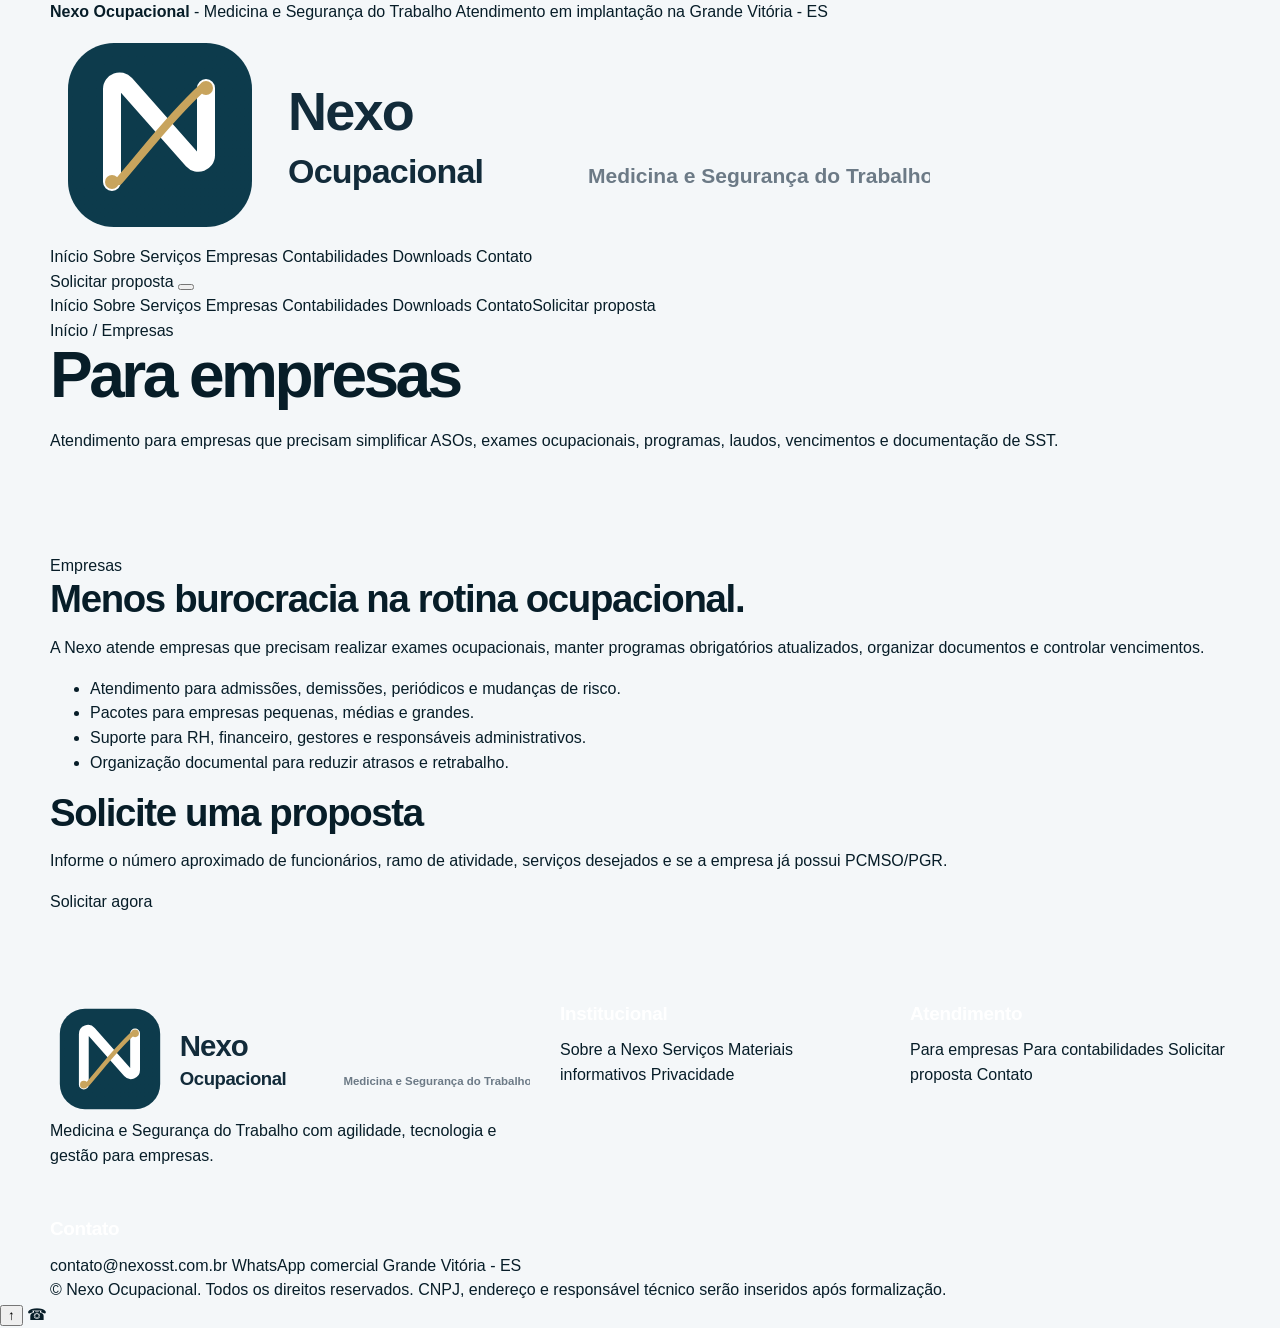
<file: empresas.html>
<!doctype html>
<html lang="pt-BR">
<head>
  <meta charset="utf-8">
  <meta name="viewport" content="width=device-width, initial-scale=1">
  <title>Para Empresas | Nexo Ocupacional</title>
  <meta name="description" content="Soluções de Medicina e Segurança do Trabalho para empresas.">
  <link rel="icon" href="assets/img/favicon.svg" type="image/svg+xml">
  <link rel="preconnect" href="https://fonts.gstatic.com">
  <link rel="stylesheet" href="assets/css/styles.css">
</head>
<body>

<div class="topbar">
  <div class="container">
    <span><strong>Nexo Ocupacional</strong> - Medicina e Segurança do Trabalho</span>
    <span>Atendimento em implantação na Grande Vitória - ES</span>
  </div>
</div>
<header class="header">
  <div class="container">
    <div class="nav">
      <a class="logo" href="index.html" aria-label="Nexo Ocupacional">
        <img src="assets/img/logo-nexo.svg" alt="Nexo Ocupacional">
      </a>
      <nav class="navlinks" aria-label="Menu principal"><a href="index.html" class="">Início</a>
<a href="sobre.html" class="">Sobre</a>
<a href="servicos.html" class="">Serviços</a>
<a href="empresas.html" class="active">Empresas</a>
<a href="contabilidades.html" class="">Contabilidades</a>
<a href="downloads.html" class="">Downloads</a>
<a href="contato.html" class="">Contato</a></nav>
      <div class="navcta">
        <a class="btn primary" href="proposta.html">Solicitar proposta</a>
        <button class="menu-btn" data-menu-btn aria-label="Abrir menu"><span></span><span></span><span></span></button>
      </div>
    </div>
    <div class="mobile-menu" data-mobile-menu><a href="index.html">Início</a>
<a href="sobre.html">Sobre</a>
<a href="servicos.html">Serviços</a>
<a href="empresas.html">Empresas</a>
<a href="contabilidades.html">Contabilidades</a>
<a href="downloads.html">Downloads</a>
<a href="contato.html">Contato</a><a href="proposta.html">Solicitar proposta</a></div>
  </div>
</header>

<section class="page-hero">
  <div class="container">
    <div class="breadcrumb"><a href="index.html">Início</a> / Empresas</div>
    <h1>Para empresas</h1>
    <p>Atendimento para empresas que precisam simplificar ASOs, exames ocupacionais, programas, laudos, vencimentos e documentação de SST.</p>
  </div>
</section>

<main>
  <section class="section">
    <div class="container grid-2">
      <div class="reveal">
        <div class="title"><span class="label">Empresas</span><h2>Menos burocracia na rotina ocupacional.</h2><p>A Nexo atende empresas que precisam realizar exames ocupacionais, manter programas obrigatórios atualizados, organizar documentos e controlar vencimentos.</p></div>
        <ul class="clean-list">
          <li>Atendimento para admissões, demissões, periódicos e mudanças de risco.</li>
          <li>Pacotes para empresas pequenas, médias e grandes.</li>
          <li>Suporte para RH, financeiro, gestores e responsáveis administrativos.</li>
          <li>Organização documental para reduzir atrasos e retrabalho.</li>
        </ul>
      </div>
      <div class="kicker-box reveal"><h2>Solicite uma proposta</h2><p>Informe o número aproximado de funcionários, ramo de atividade, serviços desejados e se a empresa já possui PCMSO/PGR.</p><a class="btn gold" href="proposta.html">Solicitar agora</a></div>
    </div>
  </section>
</main>

<footer class="footer">
  <div class="container">
    <div class="footer-grid">
      <div class="footer-logo">
        <img src="assets/img/logo-nexo.svg" alt="Nexo Ocupacional">
        <p>Medicina e Segurança do Trabalho com agilidade, tecnologia e gestão para empresas.</p>
      </div>
      <div>
        <h3>Institucional</h3>
        <a href="sobre.html">Sobre a Nexo</a>
        <a href="servicos.html">Serviços</a>
        <a href="downloads.html">Materiais informativos</a>
        <a href="privacidade.html">Privacidade</a>
      </div>
      <div>
        <h3>Atendimento</h3>
        <a href="empresas.html">Para empresas</a>
        <a href="contabilidades.html">Para contabilidades</a>
        <a href="proposta.html">Solicitar proposta</a>
        <a href="contato.html">Contato</a>
      </div>
      <div>
        <h3>Contato</h3>
        <a href="mailto:contato@nexosst.com.br">contato@nexosst.com.br</a>
        <a href="#" data-whatsapp="proposta">WhatsApp comercial</a>
        <a href="contato.html">Grande Vitória - ES</a>
      </div>
    </div>
    <div class="footer-bottom">
      <span>© <span data-year></span> Nexo Ocupacional. Todos os direitos reservados.</span>
      <span>CNPJ, endereço e responsável técnico serão inseridos após formalização.</span>
    </div>
  </div>
</footer>
<button class="to-top" data-to-top aria-label="Voltar ao topo">↑</button>
<a class="float-whatsapp" href="#" data-whatsapp="proposta" aria-label="WhatsApp">☎</a>
<script src="assets/js/main.js"></script>
</body>
</html>
</file>
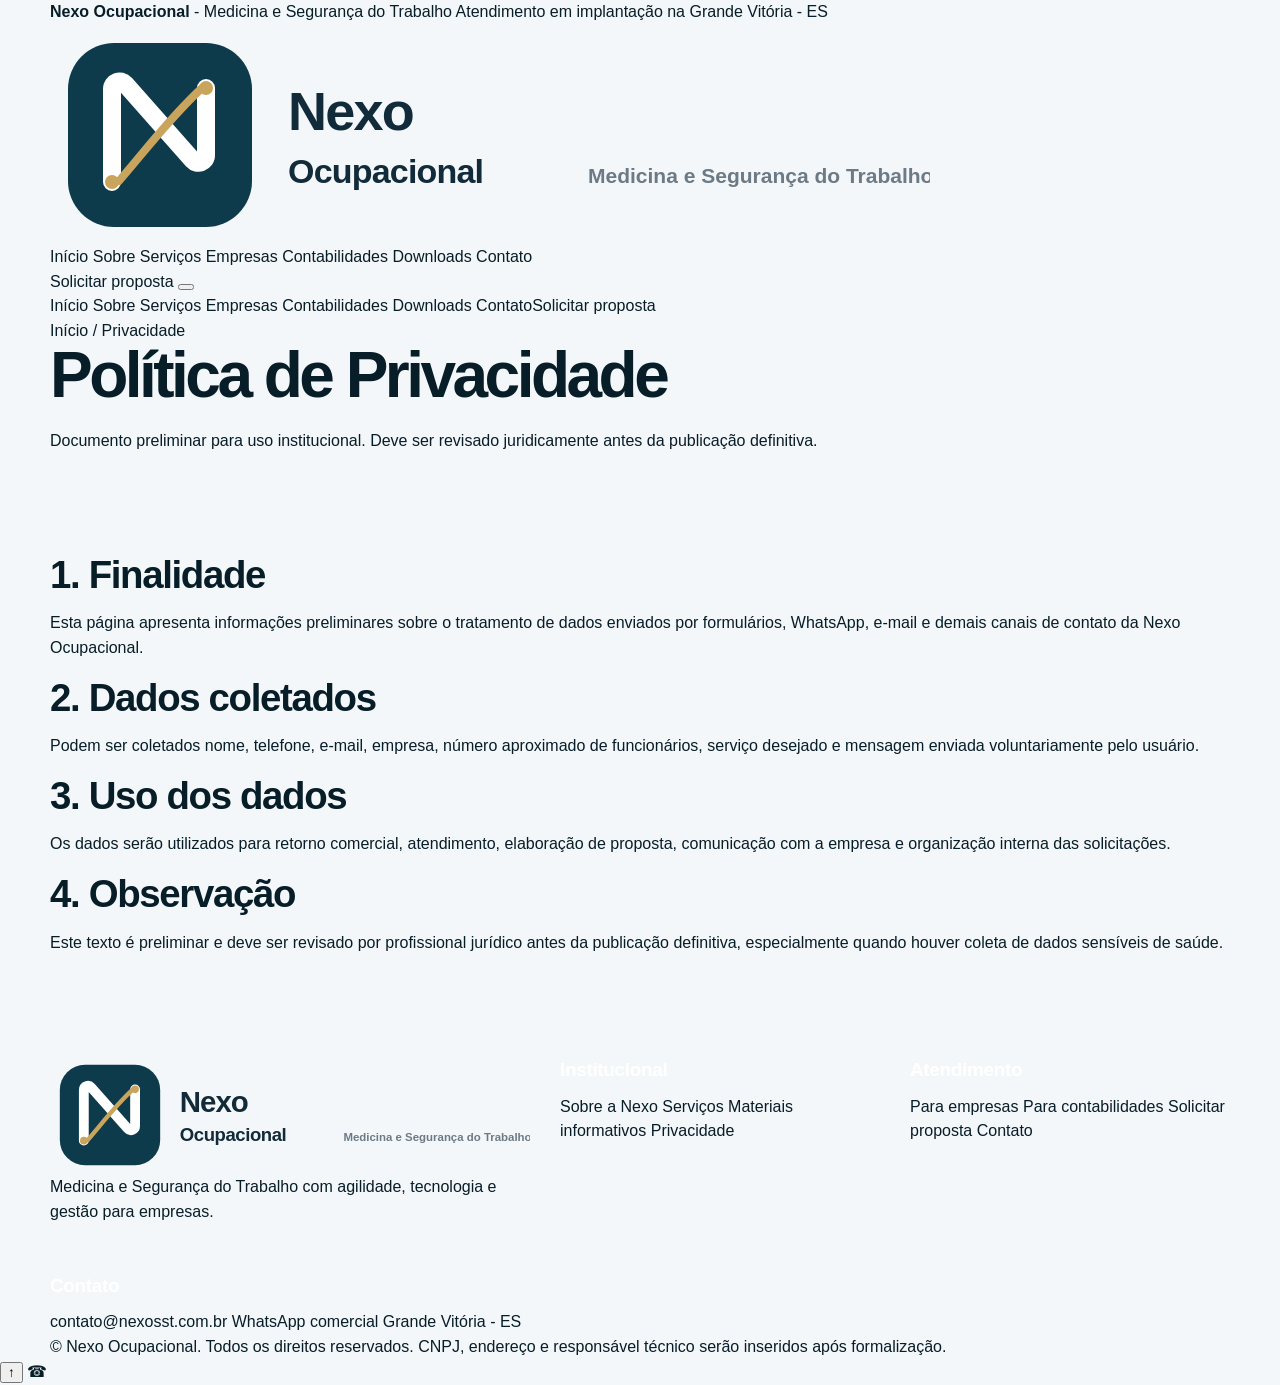
<file: privacidade.html>
<!doctype html>
<html lang="pt-BR">
<head>
  <meta charset="utf-8">
  <meta name="viewport" content="width=device-width, initial-scale=1">
  <title>Política de Privacidade | Nexo Ocupacional</title>
  <meta name="description" content="Política de privacidade preliminar da Nexo Ocupacional.">
  <link rel="icon" href="assets/img/favicon.svg" type="image/svg+xml">
  <link rel="preconnect" href="https://fonts.gstatic.com">
  <link rel="stylesheet" href="assets/css/styles.css">
</head>
<body>

<div class="topbar">
  <div class="container">
    <span><strong>Nexo Ocupacional</strong> - Medicina e Segurança do Trabalho</span>
    <span>Atendimento em implantação na Grande Vitória - ES</span>
  </div>
</div>
<header class="header">
  <div class="container">
    <div class="nav">
      <a class="logo" href="index.html" aria-label="Nexo Ocupacional">
        <img src="assets/img/logo-nexo.svg" alt="Nexo Ocupacional">
      </a>
      <nav class="navlinks" aria-label="Menu principal"><a href="index.html" class="">Início</a>
<a href="sobre.html" class="">Sobre</a>
<a href="servicos.html" class="">Serviços</a>
<a href="empresas.html" class="">Empresas</a>
<a href="contabilidades.html" class="">Contabilidades</a>
<a href="downloads.html" class="active">Downloads</a>
<a href="contato.html" class="">Contato</a></nav>
      <div class="navcta">
        <a class="btn primary" href="proposta.html">Solicitar proposta</a>
        <button class="menu-btn" data-menu-btn aria-label="Abrir menu"><span></span><span></span><span></span></button>
      </div>
    </div>
    <div class="mobile-menu" data-mobile-menu><a href="index.html">Início</a>
<a href="sobre.html">Sobre</a>
<a href="servicos.html">Serviços</a>
<a href="empresas.html">Empresas</a>
<a href="contabilidades.html">Contabilidades</a>
<a href="downloads.html">Downloads</a>
<a href="contato.html">Contato</a><a href="proposta.html">Solicitar proposta</a></div>
  </div>
</header>

<section class="page-hero">
  <div class="container">
    <div class="breadcrumb"><a href="index.html">Início</a> / Privacidade</div>
    <h1>Política de Privacidade</h1>
    <p>Documento preliminar para uso institucional. Deve ser revisado juridicamente antes da publicação definitiva.</p>
  </div>
</section>

<main>
  <section class="section">
    <div class="container">
      <div class="content-block">
        <h2>1. Finalidade</h2>
        <p>Esta página apresenta informações preliminares sobre o tratamento de dados enviados por formulários, WhatsApp, e-mail e demais canais de contato da Nexo Ocupacional.</p>
        <h2>2. Dados coletados</h2>
        <p>Podem ser coletados nome, telefone, e-mail, empresa, número aproximado de funcionários, serviço desejado e mensagem enviada voluntariamente pelo usuário.</p>
        <h2>3. Uso dos dados</h2>
        <p>Os dados serão utilizados para retorno comercial, atendimento, elaboração de proposta, comunicação com a empresa e organização interna das solicitações.</p>
        <h2>4. Observação</h2>
        <p>Este texto é preliminar e deve ser revisado por profissional jurídico antes da publicação definitiva, especialmente quando houver coleta de dados sensíveis de saúde.</p>
      </div>
    </div>
  </section>
</main>

<footer class="footer">
  <div class="container">
    <div class="footer-grid">
      <div class="footer-logo">
        <img src="assets/img/logo-nexo.svg" alt="Nexo Ocupacional">
        <p>Medicina e Segurança do Trabalho com agilidade, tecnologia e gestão para empresas.</p>
      </div>
      <div>
        <h3>Institucional</h3>
        <a href="sobre.html">Sobre a Nexo</a>
        <a href="servicos.html">Serviços</a>
        <a href="downloads.html">Materiais informativos</a>
        <a href="privacidade.html">Privacidade</a>
      </div>
      <div>
        <h3>Atendimento</h3>
        <a href="empresas.html">Para empresas</a>
        <a href="contabilidades.html">Para contabilidades</a>
        <a href="proposta.html">Solicitar proposta</a>
        <a href="contato.html">Contato</a>
      </div>
      <div>
        <h3>Contato</h3>
        <a href="mailto:contato@nexosst.com.br">contato@nexosst.com.br</a>
        <a href="#" data-whatsapp="proposta">WhatsApp comercial</a>
        <a href="contato.html">Grande Vitória - ES</a>
      </div>
    </div>
    <div class="footer-bottom">
      <span>© <span data-year></span> Nexo Ocupacional. Todos os direitos reservados.</span>
      <span>CNPJ, endereço e responsável técnico serão inseridos após formalização.</span>
    </div>
  </div>
</footer>
<button class="to-top" data-to-top aria-label="Voltar ao topo">↑</button>
<a class="float-whatsapp" href="#" data-whatsapp="proposta" aria-label="WhatsApp">☎</a>
<script src="assets/js/main.js"></script>
</body>
</html>
</file>
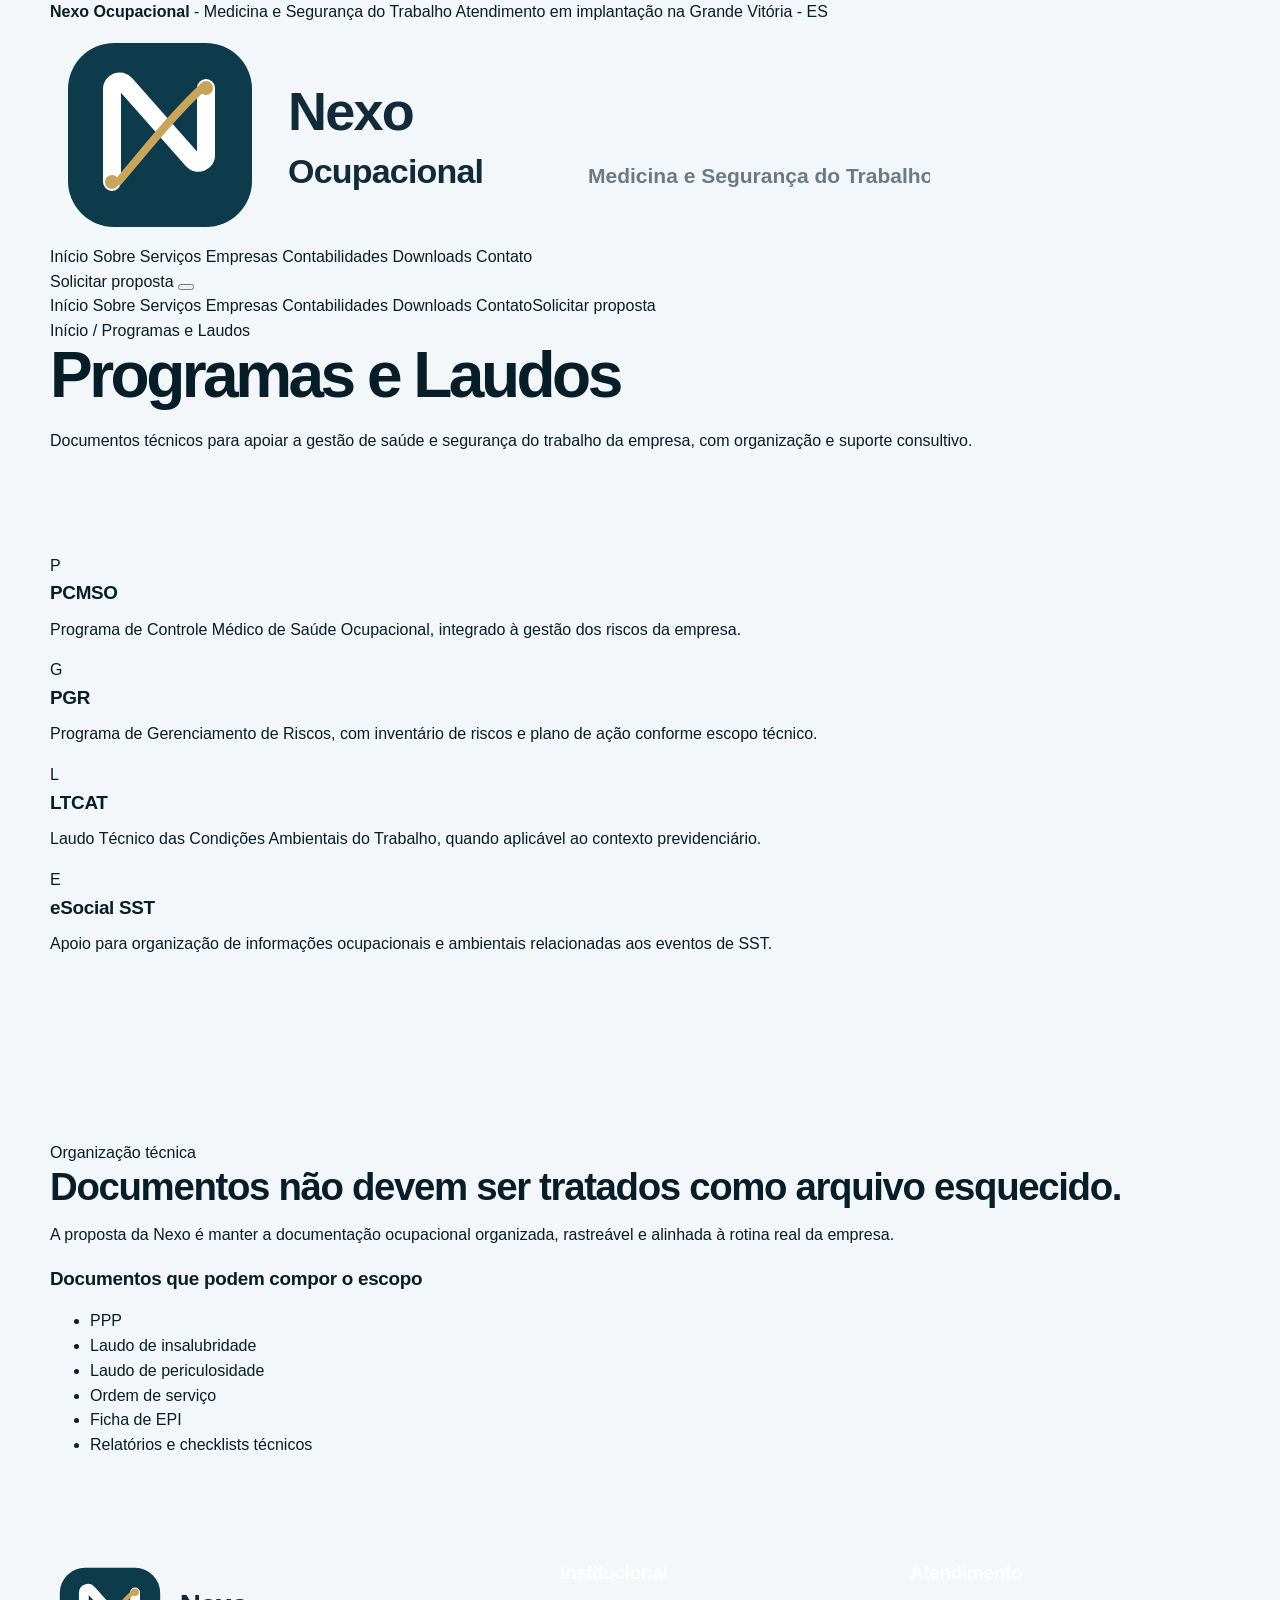
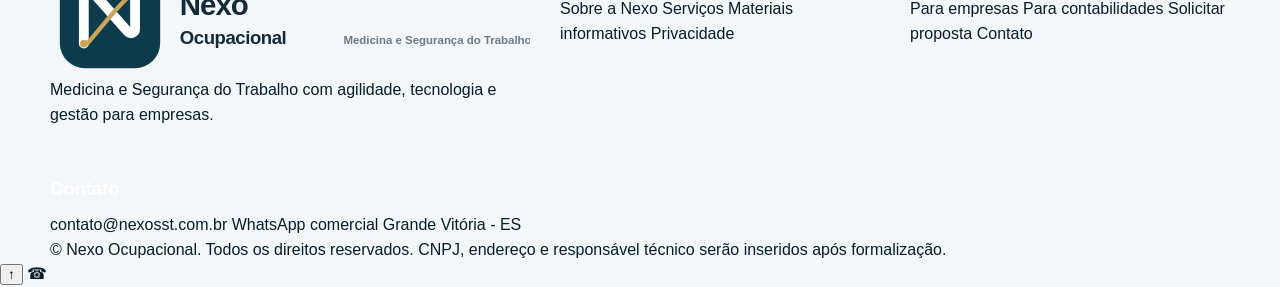
<file: programas.html>
<!doctype html>
<html lang="pt-BR">
<head>
  <meta charset="utf-8">
  <meta name="viewport" content="width=device-width, initial-scale=1">
  <title>Programas e Laudos | Nexo Ocupacional</title>
  <meta name="description" content="PCMSO, PGR, LTCAT, PPP e laudos técnicos para empresas.">
  <link rel="icon" href="assets/img/favicon.svg" type="image/svg+xml">
  <link rel="preconnect" href="https://fonts.gstatic.com">
  <link rel="stylesheet" href="assets/css/styles.css">
</head>
<body>

<div class="topbar">
  <div class="container">
    <span><strong>Nexo Ocupacional</strong> - Medicina e Segurança do Trabalho</span>
    <span>Atendimento em implantação na Grande Vitória - ES</span>
  </div>
</div>
<header class="header">
  <div class="container">
    <div class="nav">
      <a class="logo" href="index.html" aria-label="Nexo Ocupacional">
        <img src="assets/img/logo-nexo.svg" alt="Nexo Ocupacional">
      </a>
      <nav class="navlinks" aria-label="Menu principal"><a href="index.html" class="">Início</a>
<a href="sobre.html" class="">Sobre</a>
<a href="servicos.html" class="active">Serviços</a>
<a href="empresas.html" class="">Empresas</a>
<a href="contabilidades.html" class="">Contabilidades</a>
<a href="downloads.html" class="">Downloads</a>
<a href="contato.html" class="">Contato</a></nav>
      <div class="navcta">
        <a class="btn primary" href="proposta.html">Solicitar proposta</a>
        <button class="menu-btn" data-menu-btn aria-label="Abrir menu"><span></span><span></span><span></span></button>
      </div>
    </div>
    <div class="mobile-menu" data-mobile-menu><a href="index.html">Início</a>
<a href="sobre.html">Sobre</a>
<a href="servicos.html">Serviços</a>
<a href="empresas.html">Empresas</a>
<a href="contabilidades.html">Contabilidades</a>
<a href="downloads.html">Downloads</a>
<a href="contato.html">Contato</a><a href="proposta.html">Solicitar proposta</a></div>
  </div>
</header>

<section class="page-hero">
  <div class="container">
    <div class="breadcrumb"><a href="index.html">Início</a> / Programas e Laudos</div>
    <h1>Programas e Laudos</h1>
    <p>Documentos técnicos para apoiar a gestão de saúde e segurança do trabalho da empresa, com organização e suporte consultivo.</p>
  </div>
</section>

<main>
  <section class="section">
    <div class="container grid-4">
      <div class="card reveal"><div class="icon">P</div><h3>PCMSO</h3><p>Programa de Controle Médico de Saúde Ocupacional, integrado à gestão dos riscos da empresa.</p></div>
      <div class="card reveal"><div class="icon">G</div><h3>PGR</h3><p>Programa de Gerenciamento de Riscos, com inventário de riscos e plano de ação conforme escopo técnico.</p></div>
      <div class="card reveal"><div class="icon">L</div><h3>LTCAT</h3><p>Laudo Técnico das Condições Ambientais do Trabalho, quando aplicável ao contexto previdenciário.</p></div>
      <div class="card reveal"><div class="icon">E</div><h3>eSocial SST</h3><p>Apoio para organização de informações ocupacionais e ambientais relacionadas aos eventos de SST.</p></div>
    </div>
  </section>
  <section class="section section-muted">
    <div class="container grid-2">
      <div class="reveal">
        <div class="title"><span class="label">Organização técnica</span><h2>Documentos não devem ser tratados como arquivo esquecido.</h2><p>A proposta da Nexo é manter a documentação ocupacional organizada, rastreável e alinhada à rotina real da empresa.</p></div>
      </div>
      <div class="card reveal">
        <h3>Documentos que podem compor o escopo</h3>
        <ul class="clean-list">
          <li>PPP</li><li>Laudo de insalubridade</li><li>Laudo de periculosidade</li><li>Ordem de serviço</li><li>Ficha de EPI</li><li>Relatórios e checklists técnicos</li>
        </ul>
      </div>
    </div>
  </section>
</main>

<footer class="footer">
  <div class="container">
    <div class="footer-grid">
      <div class="footer-logo">
        <img src="assets/img/logo-nexo.svg" alt="Nexo Ocupacional">
        <p>Medicina e Segurança do Trabalho com agilidade, tecnologia e gestão para empresas.</p>
      </div>
      <div>
        <h3>Institucional</h3>
        <a href="sobre.html">Sobre a Nexo</a>
        <a href="servicos.html">Serviços</a>
        <a href="downloads.html">Materiais informativos</a>
        <a href="privacidade.html">Privacidade</a>
      </div>
      <div>
        <h3>Atendimento</h3>
        <a href="empresas.html">Para empresas</a>
        <a href="contabilidades.html">Para contabilidades</a>
        <a href="proposta.html">Solicitar proposta</a>
        <a href="contato.html">Contato</a>
      </div>
      <div>
        <h3>Contato</h3>
        <a href="mailto:contato@nexosst.com.br">contato@nexosst.com.br</a>
        <a href="#" data-whatsapp="proposta">WhatsApp comercial</a>
        <a href="contato.html">Grande Vitória - ES</a>
      </div>
    </div>
    <div class="footer-bottom">
      <span>© <span data-year></span> Nexo Ocupacional. Todos os direitos reservados.</span>
      <span>CNPJ, endereço e responsável técnico serão inseridos após formalização.</span>
    </div>
  </div>
</footer>
<button class="to-top" data-to-top aria-label="Voltar ao topo">↑</button>
<a class="float-whatsapp" href="#" data-whatsapp="proposta" aria-label="WhatsApp">☎</a>
<script src="assets/js/main.js"></script>
</body>
</html>
</file>
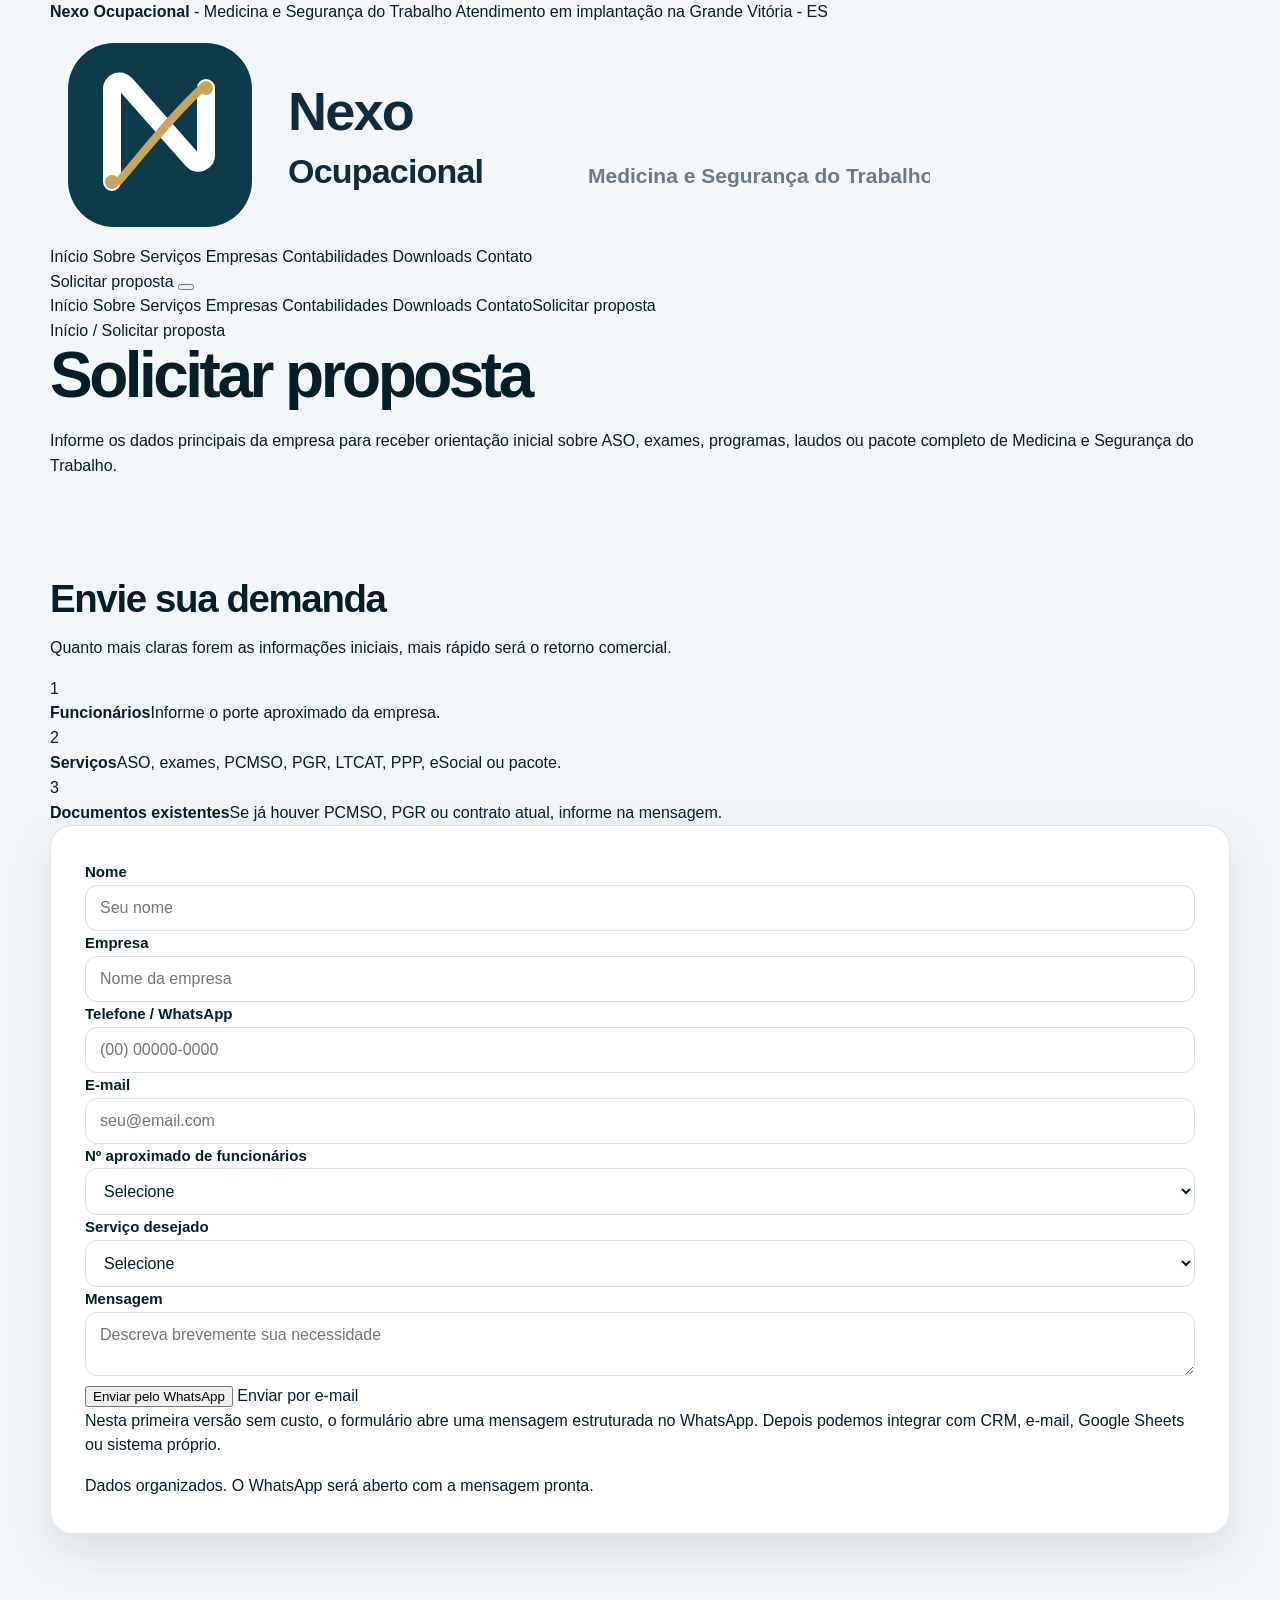
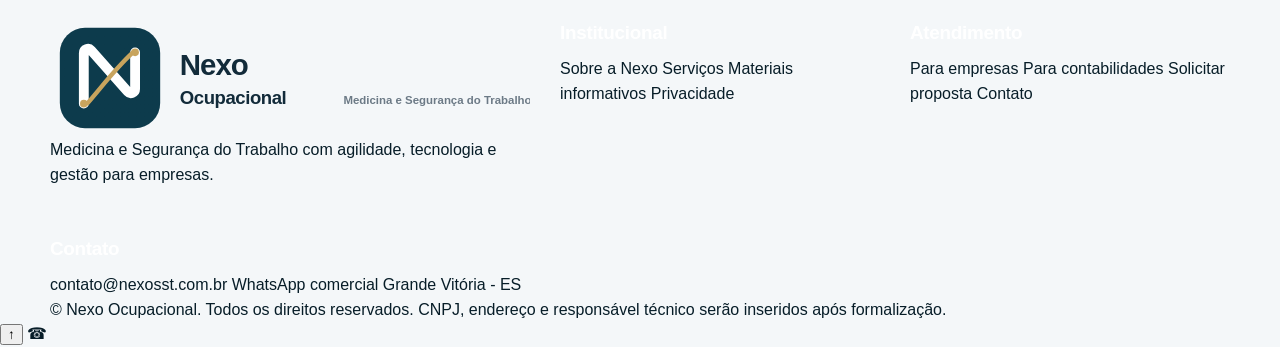
<file: proposta.html>
<!doctype html>
<html lang="pt-BR">
<head>
  <meta charset="utf-8">
  <meta name="viewport" content="width=device-width, initial-scale=1">
  <title>Solicitar Proposta | Nexo Ocupacional</title>
  <meta name="description" content="Solicite uma proposta da Nexo Ocupacional.">
  <link rel="icon" href="assets/img/favicon.svg" type="image/svg+xml">
  <link rel="preconnect" href="https://fonts.gstatic.com">
  <link rel="stylesheet" href="assets/css/styles.css">
</head>
<body>

<div class="topbar">
  <div class="container">
    <span><strong>Nexo Ocupacional</strong> - Medicina e Segurança do Trabalho</span>
    <span>Atendimento em implantação na Grande Vitória - ES</span>
  </div>
</div>
<header class="header">
  <div class="container">
    <div class="nav">
      <a class="logo" href="index.html" aria-label="Nexo Ocupacional">
        <img src="assets/img/logo-nexo.svg" alt="Nexo Ocupacional">
      </a>
      <nav class="navlinks" aria-label="Menu principal"><a href="index.html" class="">Início</a>
<a href="sobre.html" class="">Sobre</a>
<a href="servicos.html" class="">Serviços</a>
<a href="empresas.html" class="">Empresas</a>
<a href="contabilidades.html" class="">Contabilidades</a>
<a href="downloads.html" class="">Downloads</a>
<a href="contato.html" class="active">Contato</a></nav>
      <div class="navcta">
        <a class="btn primary" href="proposta.html">Solicitar proposta</a>
        <button class="menu-btn" data-menu-btn aria-label="Abrir menu"><span></span><span></span><span></span></button>
      </div>
    </div>
    <div class="mobile-menu" data-mobile-menu><a href="index.html">Início</a>
<a href="sobre.html">Sobre</a>
<a href="servicos.html">Serviços</a>
<a href="empresas.html">Empresas</a>
<a href="contabilidades.html">Contabilidades</a>
<a href="downloads.html">Downloads</a>
<a href="contato.html">Contato</a><a href="proposta.html">Solicitar proposta</a></div>
  </div>
</header>

<section class="page-hero">
  <div class="container">
    <div class="breadcrumb"><a href="index.html">Início</a> / Solicitar proposta</div>
    <h1>Solicitar proposta</h1>
    <p>Informe os dados principais da empresa para receber orientação inicial sobre ASO, exames, programas, laudos ou pacote completo de Medicina e Segurança do Trabalho.</p>
  </div>
</section>

<main>
  <section class="section">
    <div class="container form-wrap">
      <div class="info-panel reveal">
        <h2>Envie sua demanda</h2>
        <p>Quanto mais claras forem as informações iniciais, mais rápido será o retorno comercial.</p>
        <div class="info-row"><span>1</span><div><strong>Funcionários</strong><span>Informe o porte aproximado da empresa.</span></div></div>
        <div class="info-row"><span>2</span><div><strong>Serviços</strong><span>ASO, exames, PCMSO, PGR, LTCAT, PPP, eSocial ou pacote.</span></div></div>
        <div class="info-row"><span>3</span><div><strong>Documentos existentes</strong><span>Se já houver PCMSO, PGR ou contrato atual, informe na mensagem.</span></div></div>
      </div>
      
<form class="form-card reveal" data-proposal-form>
  <div class="row">
    <div class="field"><label for="nome">Nome</label><input id="nome" name="nome" required placeholder="Seu nome"></div>
    <div class="field"><label for="empresa">Empresa</label><input id="empresa" name="empresa" required placeholder="Nome da empresa"></div>
  </div>
  <div class="row">
    <div class="field"><label for="telefone">Telefone / WhatsApp</label><input id="telefone" name="telefone" required placeholder="(00) 00000-0000"></div>
    <div class="field"><label for="email">E-mail</label><input id="email" name="email" type="email" placeholder="seu@email.com"></div>
  </div>
  <div class="row">
    <div class="field"><label for="funcionarios">Nº aproximado de funcionários</label><select id="funcionarios" name="funcionarios" required><option value="">Selecione</option><option>1 a 5</option><option>6 a 20</option><option>21 a 50</option><option>51 a 100</option><option>101 a 300</option><option>Acima de 300</option></select></div>
    <div class="field"><label for="servico">Serviço desejado</label><select id="servico" name="servico" required><option value="">Selecione</option><option>ASO e exames ocupacionais</option><option>PCMSO</option><option>PGR</option><option>LTCAT / PPP</option><option>eSocial SST</option><option>Pacote completo</option><option>Parceria com contabilidade</option></select></div>
  </div>
  <div class="field"><label for="mensagem">Mensagem</label><textarea id="mensagem" name="mensagem" placeholder="Descreva brevemente sua necessidade"></textarea></div>
  <button class="btn primary" type="submit">Enviar pelo WhatsApp</button>
  <a class="btn secondary" href="mailto:contato@nexosst.com.br">Enviar por e-mail</a>
  <p class="note">Nesta primeira versão sem custo, o formulário abre uma mensagem estruturada no WhatsApp. Depois podemos integrar com CRM, e-mail, Google Sheets ou sistema próprio.</p>
  <div class="success" data-form-success>Dados organizados. O WhatsApp será aberto com a mensagem pronta.</div>
</form>

    </div>
  </section>
</main>

<footer class="footer">
  <div class="container">
    <div class="footer-grid">
      <div class="footer-logo">
        <img src="assets/img/logo-nexo.svg" alt="Nexo Ocupacional">
        <p>Medicina e Segurança do Trabalho com agilidade, tecnologia e gestão para empresas.</p>
      </div>
      <div>
        <h3>Institucional</h3>
        <a href="sobre.html">Sobre a Nexo</a>
        <a href="servicos.html">Serviços</a>
        <a href="downloads.html">Materiais informativos</a>
        <a href="privacidade.html">Privacidade</a>
      </div>
      <div>
        <h3>Atendimento</h3>
        <a href="empresas.html">Para empresas</a>
        <a href="contabilidades.html">Para contabilidades</a>
        <a href="proposta.html">Solicitar proposta</a>
        <a href="contato.html">Contato</a>
      </div>
      <div>
        <h3>Contato</h3>
        <a href="mailto:contato@nexosst.com.br">contato@nexosst.com.br</a>
        <a href="#" data-whatsapp="proposta">WhatsApp comercial</a>
        <a href="contato.html">Grande Vitória - ES</a>
      </div>
    </div>
    <div class="footer-bottom">
      <span>© <span data-year></span> Nexo Ocupacional. Todos os direitos reservados.</span>
      <span>CNPJ, endereço e responsável técnico serão inseridos após formalização.</span>
    </div>
  </div>
</footer>
<button class="to-top" data-to-top aria-label="Voltar ao topo">↑</button>
<a class="float-whatsapp" href="#" data-whatsapp="proposta" aria-label="WhatsApp">☎</a>
<script src="assets/js/main.js"></script>
</body>
</html>
</file>
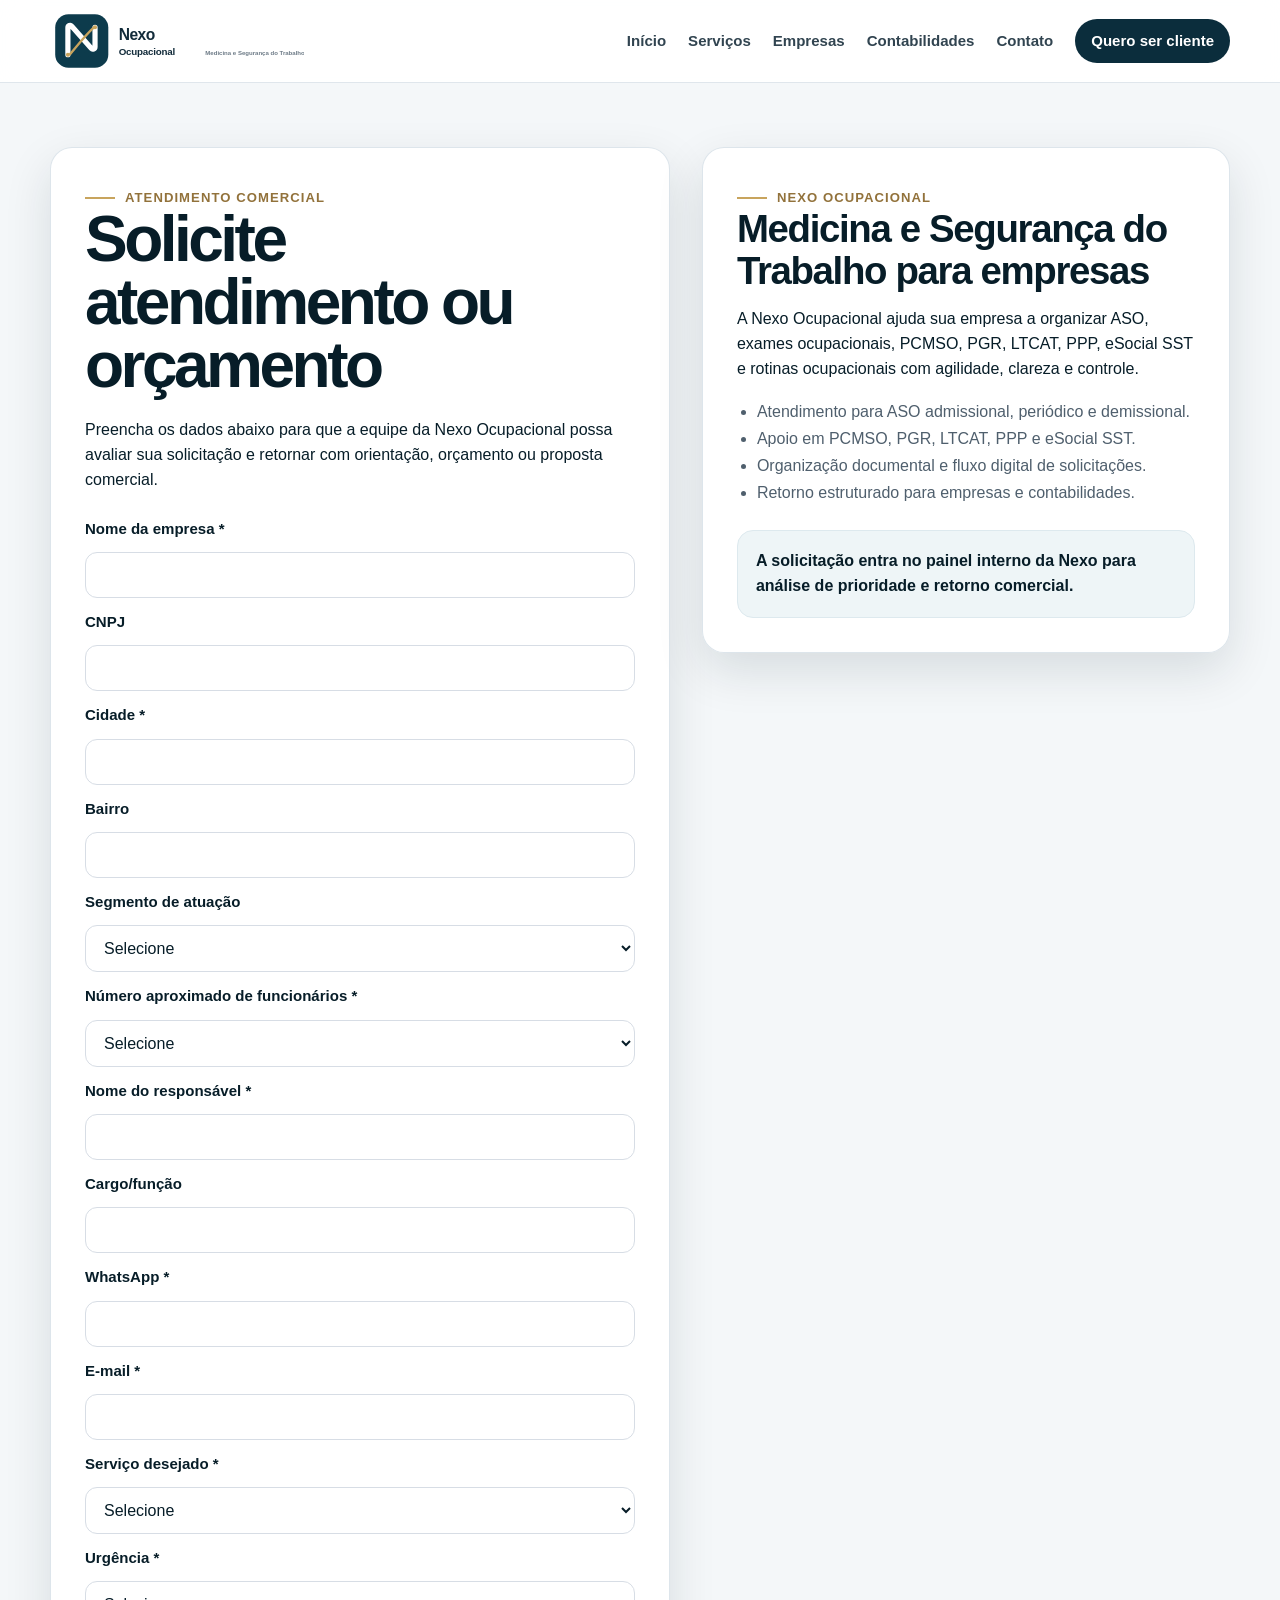
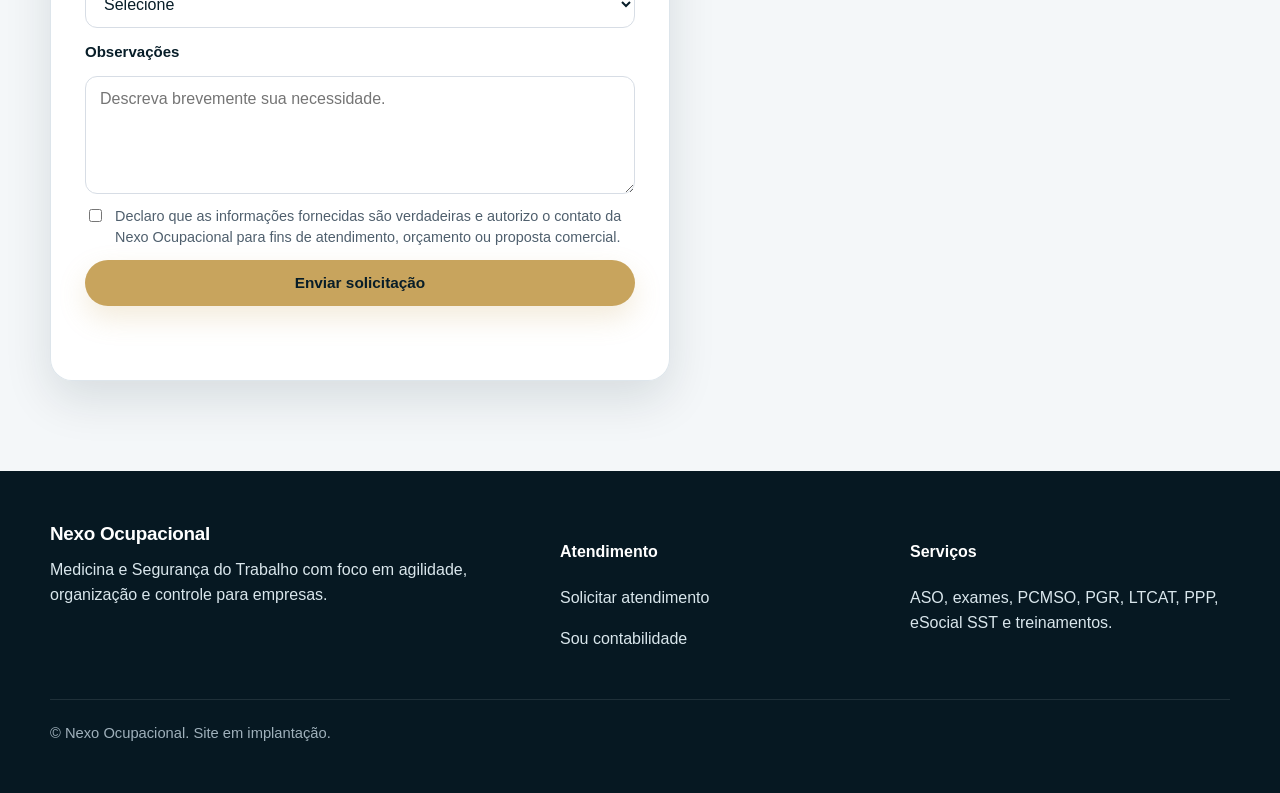
<file: quero-ser-cliente.html>
<!DOCTYPE html><html lang="pt-BR"><head><meta charset="UTF-8"/><meta name="viewport" content="width=device-width, initial-scale=1.0"/><title>Quero ser cliente | Nexo Ocupacional</title><meta name="description" content="Solicite atendimento ou orçamento com a Nexo Ocupacional. ASO, exames ocupacionais, PCMSO, PGR, LTCAT, PPP, eSocial SST e treinamentos."/><link rel="stylesheet" href="assets/css/styles.css"/></head><body><header class="site-header"><div class="container header-inner"><a href="index.html" class="logo-link"><img src="assets/img/logo-nexo.svg" alt="Nexo Ocupacional" class="logo"/></a><nav class="main-nav"><a href="index.html">Início</a><a href="servicos.html">Serviços</a><a href="empresas.html">Empresas</a><a href="contabilidades.html">Contabilidades</a><a href="contato.html">Contato</a><a href="quero-ser-cliente.html" class="nav-cta">Quero ser cliente</a></nav></div></header><main class="page-section"><div class="container form-page-grid"><section class="form-card"><span class="eyebrow">Atendimento comercial</span><h1>Solicite atendimento ou orçamento</h1><p>Preencha os dados abaixo para que a equipe da Nexo Ocupacional possa avaliar sua solicitação e retornar com orientação, orçamento ou proposta comercial.</p><form id="nexoForm" action="https://script.google.com/macros/s/AKfycbyRXmeaWC4tHSy9kno6nnblTg-HA2zzaSxL4NoeMegYIZ_zSWP_c4LZEUrBshftLHY/exec" method="POST" target="hidden_iframe" onsubmit="mostrarMensagem();"><label for="empresa">Nome da empresa *</label><input type="text" id="empresa" name="empresa" required/><label for="cnpj">CNPJ</label><input type="text" id="cnpj" name="cnpj"/><label for="cidade">Cidade *</label><input type="text" id="cidade" name="cidade" required/><label for="bairro">Bairro</label><input type="text" id="bairro" name="bairro"/><label for="segmento">Segmento de atuação</label><select id="segmento" name="segmento"><option value="">Selecione</option><option>Comércio</option><option>Indústria</option><option>Construção civil</option><option>Serviços</option><option>Logística/transporte</option><option>Saúde</option><option>Educação</option><option>Condomínio</option><option>Restaurante/alimentação</option><option>Escritório/administrativo</option><option>Outro</option></select><label for="funcionarios">Número aproximado de funcionários *</label><select id="funcionarios" name="funcionarios" required><option value="">Selecione</option><option>1 a 5 funcionários</option><option>6 a 10 funcionários</option><option>11 a 20 funcionários</option><option>21 a 50 funcionários</option><option>51 a 100 funcionários</option><option>101 a 300 funcionários</option><option>301 a 500 funcionários</option><option>Acima de 500 funcionários</option></select><label for="responsavel">Nome do responsável *</label><input type="text" id="responsavel" name="responsavel" required/><label for="cargo">Cargo/função</label><input type="text" id="cargo" name="cargo"/><label for="whatsapp">WhatsApp *</label><input type="text" id="whatsapp" name="whatsapp" required/><label for="email">E-mail *</label><input type="email" id="email" name="email" required/><label for="servico">Serviço desejado *</label><select id="servico" name="servico" required><option value="">Selecione</option><option>ASO admissional, periódico ou demissional</option><option>PCMSO, PGR, LTCAT ou PPP</option><option>Regularização completa da empresa</option><option>eSocial SST</option><option>Exames ocupacionais</option><option>Cursos e treinamentos</option><option>Sou contabilidade/parceiro</option><option>Já sou cliente</option><option>Outro assunto</option></select><label for="urgencia">Urgência *</label><select id="urgencia" name="urgencia" required><option value="">Selecione</option><option>Hoje</option><option>Em até 24h</option><option>Nesta semana</option><option>Neste mês</option><option>Sem urgência</option><option>Apenas pesquisando valores</option></select><label for="observacoes">Observações</label><textarea id="observacoes" name="observacoes" rows="5" placeholder="Descreva brevemente sua necessidade."></textarea><label class="checkbox-line"><input type="checkbox" required/>Declaro que as informações fornecidas são verdadeiras e autorizo o contato da Nexo Ocupacional para fins de atendimento, orçamento ou proposta comercial.</label><button type="submit" class="btn-primary">Enviar solicitação</button><p id="formMessage" class="form-message"></p></form><iframe name="hidden_iframe" style="display:none;"></iframe></section><aside class="value-card"><span class="eyebrow">Nexo Ocupacional</span><h2>Medicina e Segurança do Trabalho para empresas</h2><p>A Nexo Ocupacional ajuda sua empresa a organizar ASO, exames ocupacionais, PCMSO, PGR, LTCAT, PPP, eSocial SST e rotinas ocupacionais com agilidade, clareza e controle.</p><ul><li>Atendimento para ASO admissional, periódico e demissional.</li><li>Apoio em PCMSO, PGR, LTCAT, PPP e eSocial SST.</li><li>Organização documental e fluxo digital de solicitações.</li><li>Retorno estruturado para empresas e contabilidades.</li></ul><div class="highlight-box">A solicitação entra no painel interno da Nexo para análise de prioridade e retorno comercial.</div></aside></div></main><footer class="site-footer"><div class="container footer-grid"><div><h3>Nexo Ocupacional</h3><p>Medicina e Segurança do Trabalho com foco em agilidade, organização e controle para empresas.</p></div><div><h4>Atendimento</h4><p><a href="quero-ser-cliente.html">Solicitar atendimento</a></p><p><a href="contabilidades.html">Sou contabilidade</a></p></div><div><h4>Serviços</h4><p>ASO, exames, PCMSO, PGR, LTCAT, PPP, eSocial SST e treinamentos.</p></div></div><div class="container footer-small">© Nexo Ocupacional. Site em implantação.</div></footer><script>function mostrarMensagem(){const form=document.getElementById("nexoForm"),message=document.getElementById("formMessage");message.textContent="Enviando solicitação...";message.className="form-message";setTimeout(function(){form.reset();message.textContent="Solicitação recebida. A equipe da Nexo Ocupacional analisará as informações e retornará pelo WhatsApp ou e-mail informado.";message.className="form-message success"},1200)}</script><script src="assets/js/main.js"></script></body></html>
</file>
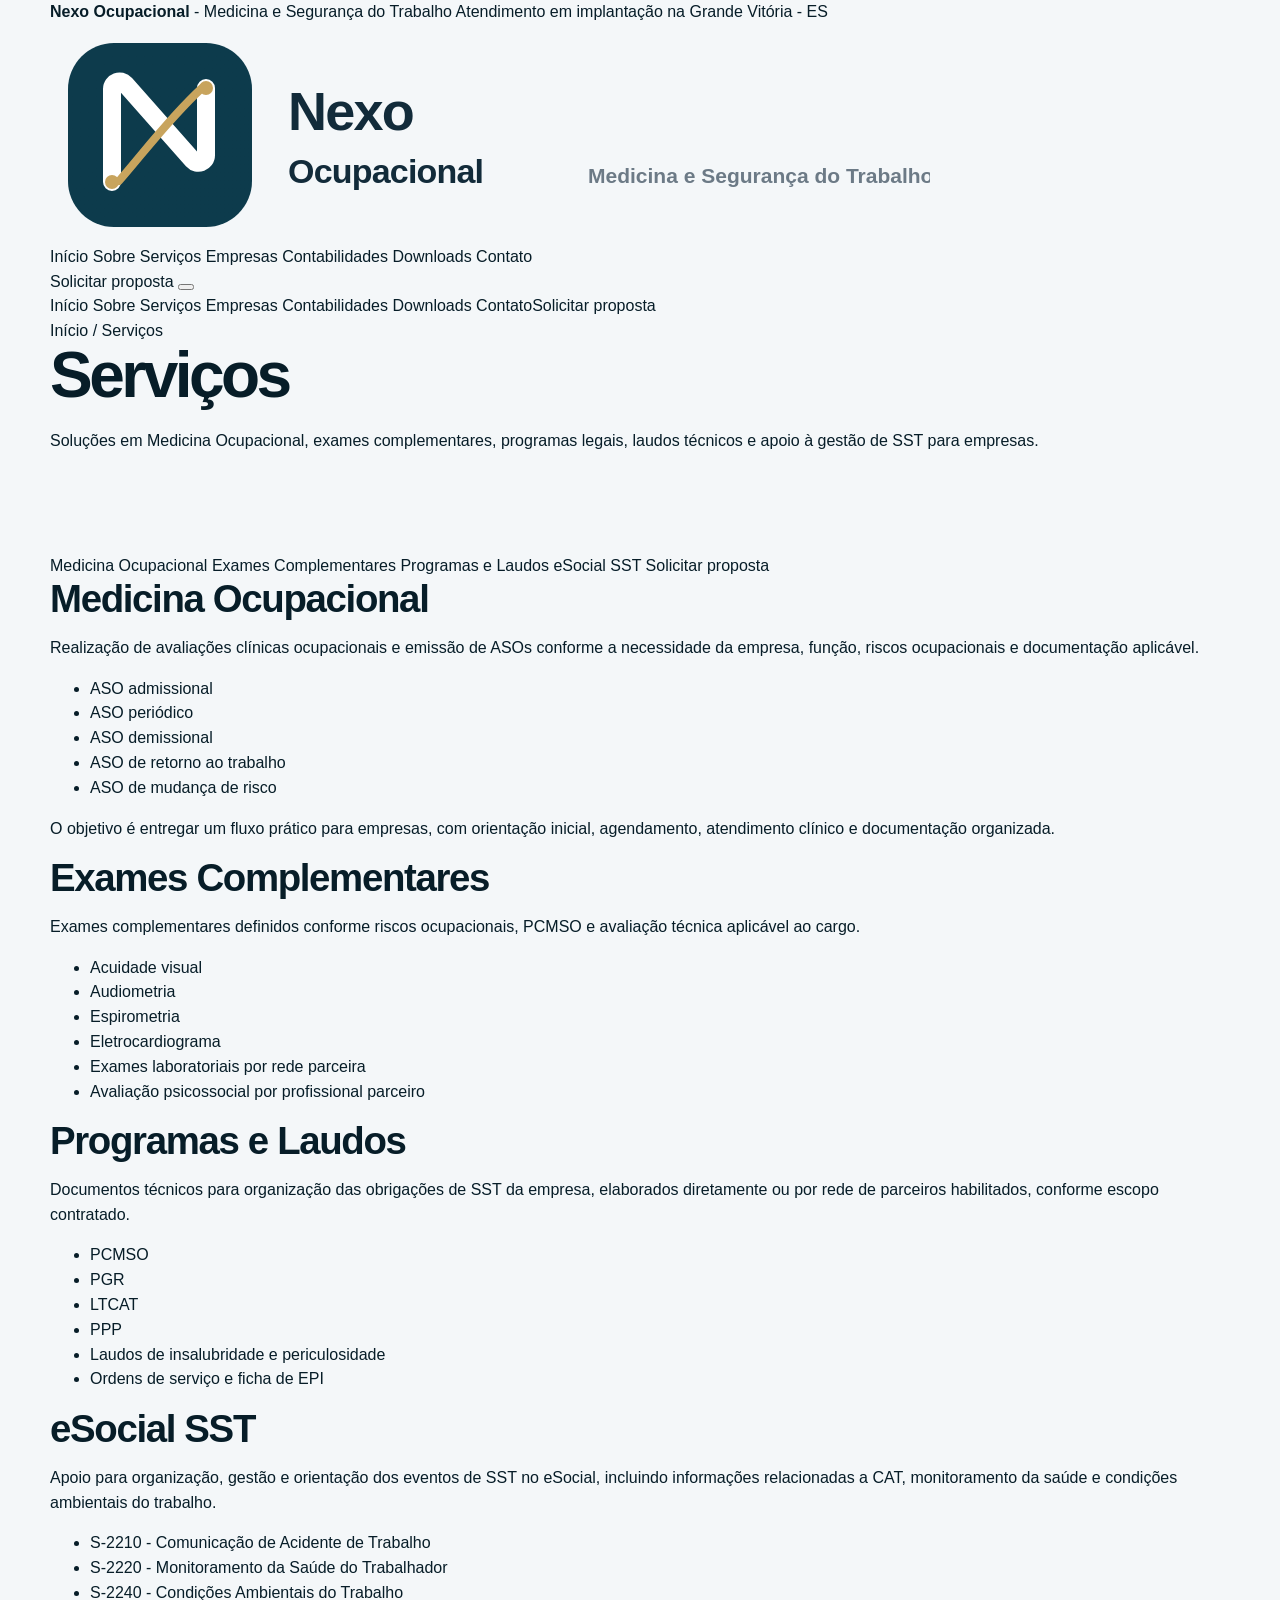
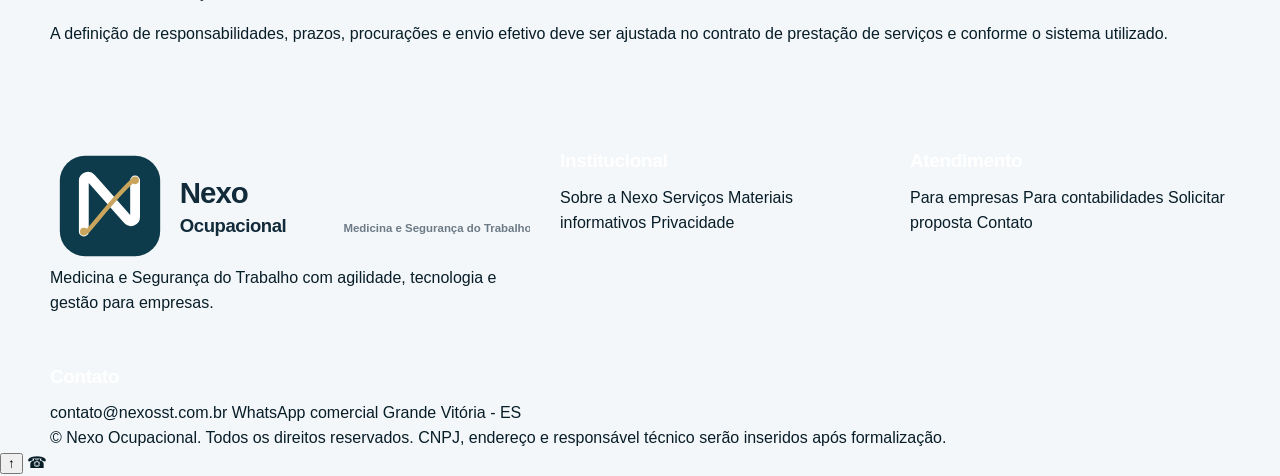
<file: servicos.html>
<!doctype html>
<html lang="pt-BR">
<head>
  <meta charset="utf-8">
  <meta name="viewport" content="width=device-width, initial-scale=1">
  <title>Serviços | Nexo Ocupacional</title>
  <meta name="description" content="Serviços da Nexo Ocupacional em Medicina e Segurança do Trabalho.">
  <link rel="icon" href="assets/img/favicon.svg" type="image/svg+xml">
  <link rel="preconnect" href="https://fonts.gstatic.com">
  <link rel="stylesheet" href="assets/css/styles.css">
</head>
<body>

<div class="topbar">
  <div class="container">
    <span><strong>Nexo Ocupacional</strong> - Medicina e Segurança do Trabalho</span>
    <span>Atendimento em implantação na Grande Vitória - ES</span>
  </div>
</div>
<header class="header">
  <div class="container">
    <div class="nav">
      <a class="logo" href="index.html" aria-label="Nexo Ocupacional">
        <img src="assets/img/logo-nexo.svg" alt="Nexo Ocupacional">
      </a>
      <nav class="navlinks" aria-label="Menu principal"><a href="index.html" class="">Início</a>
<a href="sobre.html" class="">Sobre</a>
<a href="servicos.html" class="active">Serviços</a>
<a href="empresas.html" class="">Empresas</a>
<a href="contabilidades.html" class="">Contabilidades</a>
<a href="downloads.html" class="">Downloads</a>
<a href="contato.html" class="">Contato</a></nav>
      <div class="navcta">
        <a class="btn primary" href="proposta.html">Solicitar proposta</a>
        <button class="menu-btn" data-menu-btn aria-label="Abrir menu"><span></span><span></span><span></span></button>
      </div>
    </div>
    <div class="mobile-menu" data-mobile-menu><a href="index.html">Início</a>
<a href="sobre.html">Sobre</a>
<a href="servicos.html">Serviços</a>
<a href="empresas.html">Empresas</a>
<a href="contabilidades.html">Contabilidades</a>
<a href="downloads.html">Downloads</a>
<a href="contato.html">Contato</a><a href="proposta.html">Solicitar proposta</a></div>
  </div>
</header>

<section class="page-hero">
  <div class="container">
    <div class="breadcrumb"><a href="index.html">Início</a> / Serviços</div>
    <h1>Serviços</h1>
    <p>Soluções em Medicina Ocupacional, exames complementares, programas legais, laudos técnicos e apoio à gestão de SST para empresas.</p>
  </div>
</section>

<main>
  <section class="section">
    <div class="container service-layout">
      <aside class="side-nav">
        <a class="active" href="#medicina">Medicina Ocupacional</a>
        <a href="#exames">Exames Complementares</a>
        <a href="#programas">Programas e Laudos</a>
        <a href="#esocial">eSocial SST</a>
        <a href="proposta.html">Solicitar proposta</a>
      </aside>
      <div>
        <div class="content-block reveal" id="medicina">
          <h2>Medicina Ocupacional</h2>
          <p>Realização de avaliações clínicas ocupacionais e emissão de ASOs conforme a necessidade da empresa, função, riscos ocupacionais e documentação aplicável.</p>
          <div class="grid-2">
            <ul class="clean-list">
              <li>ASO admissional</li>
              <li>ASO periódico</li>
              <li>ASO demissional</li>
              <li>ASO de retorno ao trabalho</li>
              <li>ASO de mudança de risco</li>
            </ul>
            <p>O objetivo é entregar um fluxo prático para empresas, com orientação inicial, agendamento, atendimento clínico e documentação organizada.</p>
          </div>
        </div>
        <div class="content-block reveal" id="exames">
          <h2>Exames Complementares</h2>
          <p>Exames complementares definidos conforme riscos ocupacionais, PCMSO e avaliação técnica aplicável ao cargo.</p>
          <ul class="clean-list">
            <li>Acuidade visual</li>
            <li>Audiometria</li>
            <li>Espirometria</li>
            <li>Eletrocardiograma</li>
            <li>Exames laboratoriais por rede parceira</li>
            <li>Avaliação psicossocial por profissional parceiro</li>
          </ul>
        </div>
        <div class="content-block reveal" id="programas">
          <h2>Programas e Laudos</h2>
          <p>Documentos técnicos para organização das obrigações de SST da empresa, elaborados diretamente ou por rede de parceiros habilitados, conforme escopo contratado.</p>
          <ul class="clean-list">
            <li>PCMSO</li>
            <li>PGR</li>
            <li>LTCAT</li>
            <li>PPP</li>
            <li>Laudos de insalubridade e periculosidade</li>
            <li>Ordens de serviço e ficha de EPI</li>
          </ul>
        </div>
        <div class="content-block reveal" id="esocial">
          <h2>eSocial SST</h2>
          <p>Apoio para organização, gestão e orientação dos eventos de SST no eSocial, incluindo informações relacionadas a CAT, monitoramento da saúde e condições ambientais do trabalho.</p>
          <ul class="clean-list">
            <li>S-2210 - Comunicação de Acidente de Trabalho</li>
            <li>S-2220 - Monitoramento da Saúde do Trabalhador</li>
            <li>S-2240 - Condições Ambientais do Trabalho</li>
          </ul>
          <p class="note">A definição de responsabilidades, prazos, procurações e envio efetivo deve ser ajustada no contrato de prestação de serviços e conforme o sistema utilizado.</p>
        </div>
      </div>
    </div>
  </section>
</main>

<footer class="footer">
  <div class="container">
    <div class="footer-grid">
      <div class="footer-logo">
        <img src="assets/img/logo-nexo.svg" alt="Nexo Ocupacional">
        <p>Medicina e Segurança do Trabalho com agilidade, tecnologia e gestão para empresas.</p>
      </div>
      <div>
        <h3>Institucional</h3>
        <a href="sobre.html">Sobre a Nexo</a>
        <a href="servicos.html">Serviços</a>
        <a href="downloads.html">Materiais informativos</a>
        <a href="privacidade.html">Privacidade</a>
      </div>
      <div>
        <h3>Atendimento</h3>
        <a href="empresas.html">Para empresas</a>
        <a href="contabilidades.html">Para contabilidades</a>
        <a href="proposta.html">Solicitar proposta</a>
        <a href="contato.html">Contato</a>
      </div>
      <div>
        <h3>Contato</h3>
        <a href="mailto:contato@nexosst.com.br">contato@nexosst.com.br</a>
        <a href="#" data-whatsapp="proposta">WhatsApp comercial</a>
        <a href="contato.html">Grande Vitória - ES</a>
      </div>
    </div>
    <div class="footer-bottom">
      <span>© <span data-year></span> Nexo Ocupacional. Todos os direitos reservados.</span>
      <span>CNPJ, endereço e responsável técnico serão inseridos após formalização.</span>
    </div>
  </div>
</footer>
<button class="to-top" data-to-top aria-label="Voltar ao topo">↑</button>
<a class="float-whatsapp" href="#" data-whatsapp="proposta" aria-label="WhatsApp">☎</a>
<script src="assets/js/main.js"></script>
</body>
</html>
</file>
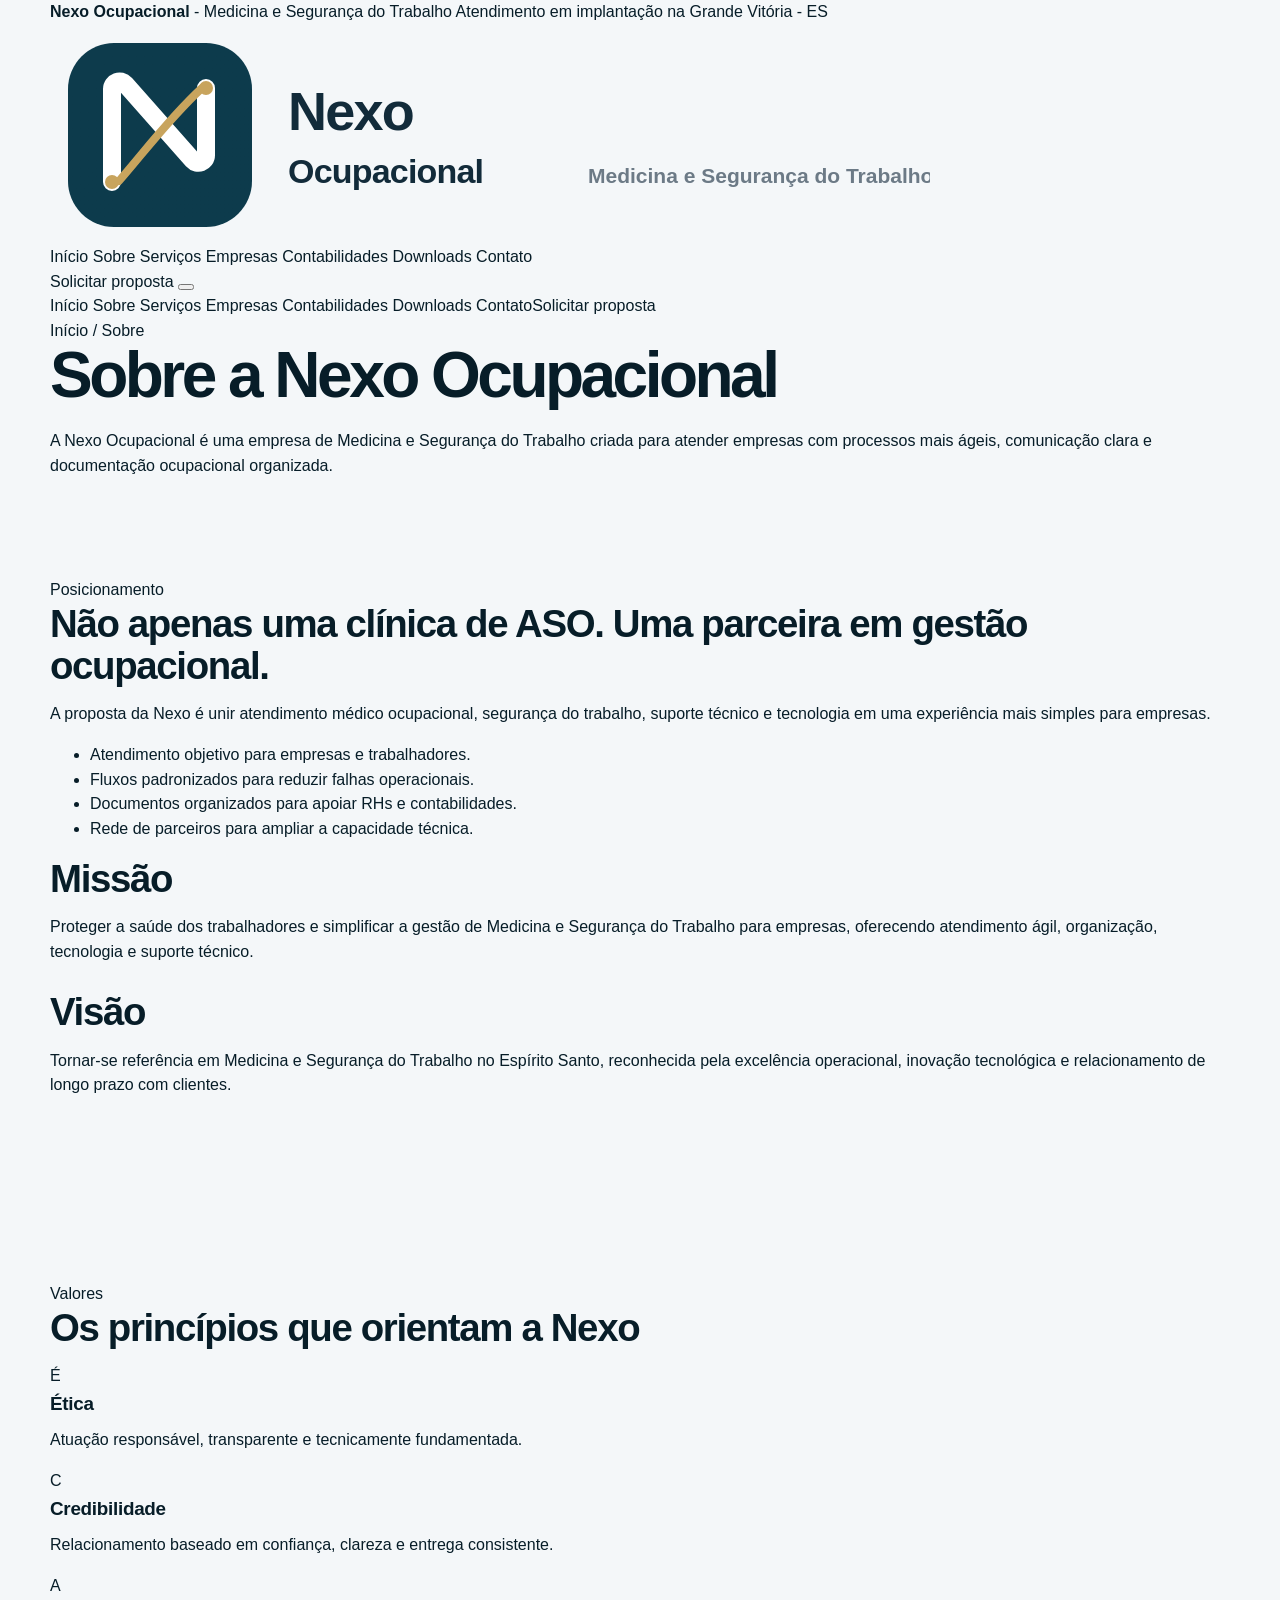
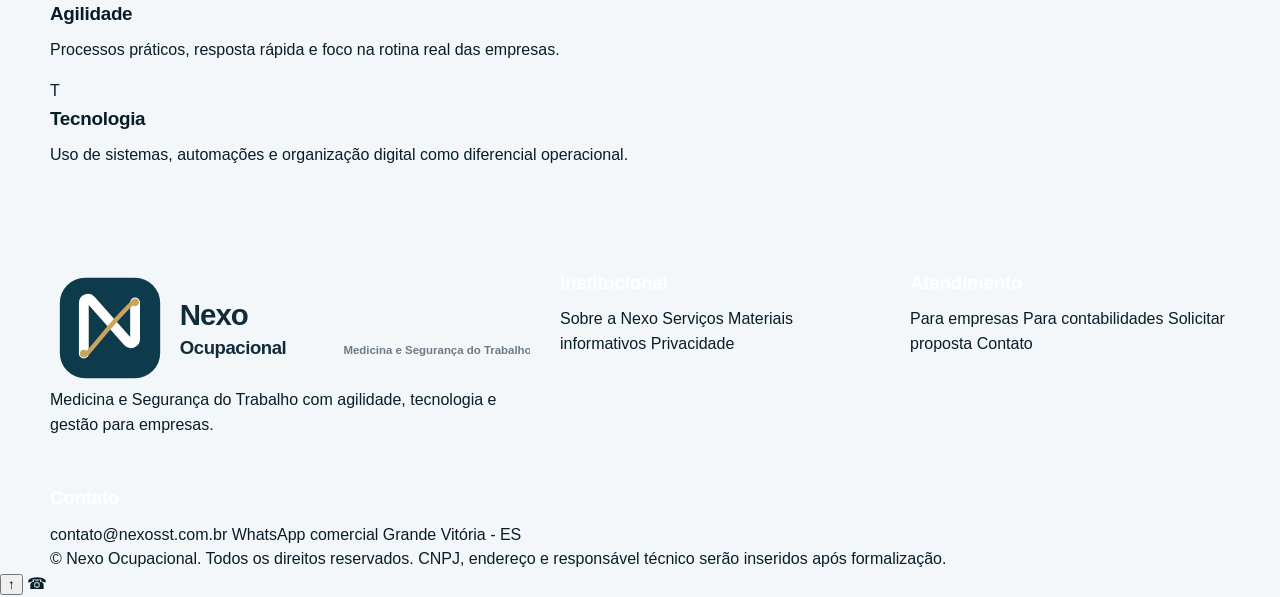
<file: sobre.html>
<!doctype html>
<html lang="pt-BR">
<head>
  <meta charset="utf-8">
  <meta name="viewport" content="width=device-width, initial-scale=1">
  <title>Sobre | Nexo Ocupacional</title>
  <meta name="description" content="Conheça a Nexo Ocupacional, empresa de Medicina e Segurança do Trabalho.">
  <link rel="icon" href="assets/img/favicon.svg" type="image/svg+xml">
  <link rel="preconnect" href="https://fonts.gstatic.com">
  <link rel="stylesheet" href="assets/css/styles.css">
</head>
<body>

<div class="topbar">
  <div class="container">
    <span><strong>Nexo Ocupacional</strong> - Medicina e Segurança do Trabalho</span>
    <span>Atendimento em implantação na Grande Vitória - ES</span>
  </div>
</div>
<header class="header">
  <div class="container">
    <div class="nav">
      <a class="logo" href="index.html" aria-label="Nexo Ocupacional">
        <img src="assets/img/logo-nexo.svg" alt="Nexo Ocupacional">
      </a>
      <nav class="navlinks" aria-label="Menu principal"><a href="index.html" class="">Início</a>
<a href="sobre.html" class="active">Sobre</a>
<a href="servicos.html" class="">Serviços</a>
<a href="empresas.html" class="">Empresas</a>
<a href="contabilidades.html" class="">Contabilidades</a>
<a href="downloads.html" class="">Downloads</a>
<a href="contato.html" class="">Contato</a></nav>
      <div class="navcta">
        <a class="btn primary" href="proposta.html">Solicitar proposta</a>
        <button class="menu-btn" data-menu-btn aria-label="Abrir menu"><span></span><span></span><span></span></button>
      </div>
    </div>
    <div class="mobile-menu" data-mobile-menu><a href="index.html">Início</a>
<a href="sobre.html">Sobre</a>
<a href="servicos.html">Serviços</a>
<a href="empresas.html">Empresas</a>
<a href="contabilidades.html">Contabilidades</a>
<a href="downloads.html">Downloads</a>
<a href="contato.html">Contato</a><a href="proposta.html">Solicitar proposta</a></div>
  </div>
</header>

<section class="page-hero">
  <div class="container">
    <div class="breadcrumb"><a href="index.html">Início</a> / Sobre</div>
    <h1>Sobre a Nexo Ocupacional</h1>
    <p>A Nexo Ocupacional é uma empresa de Medicina e Segurança do Trabalho criada para atender empresas com processos mais ágeis, comunicação clara e documentação ocupacional organizada.</p>
  </div>
</section>

<main>
  <section class="section">
    <div class="container grid-2">
      <div class="reveal">
        <div class="title">
          <span class="label">Posicionamento</span>
          <h2>Não apenas uma clínica de ASO. Uma parceira em gestão ocupacional.</h2>
          <p>A proposta da Nexo é unir atendimento médico ocupacional, segurança do trabalho, suporte técnico e tecnologia em uma experiência mais simples para empresas.</p>
        </div>
        <ul class="clean-list">
          <li>Atendimento objetivo para empresas e trabalhadores.</li>
          <li>Fluxos padronizados para reduzir falhas operacionais.</li>
          <li>Documentos organizados para apoiar RHs e contabilidades.</li>
          <li>Rede de parceiros para ampliar a capacidade técnica.</li>
        </ul>
      </div>
      <div class="kicker-box reveal">
        <h2>Missão</h2>
        <p>Proteger a saúde dos trabalhadores e simplificar a gestão de Medicina e Segurança do Trabalho para empresas, oferecendo atendimento ágil, organização, tecnologia e suporte técnico.</p>
        <h2 style="margin-top:26px">Visão</h2>
        <p>Tornar-se referência em Medicina e Segurança do Trabalho no Espírito Santo, reconhecida pela excelência operacional, inovação tecnológica e relacionamento de longo prazo com clientes.</p>
      </div>
    </div>
  </section>
  <section class="section section-muted">
    <div class="container">
      <div class="title center reveal"><span class="label">Valores</span><h2>Os princípios que orientam a Nexo</h2></div>
      <div class="grid-4">
        <div class="card reveal"><div class="icon">É</div><h3>Ética</h3><p>Atuação responsável, transparente e tecnicamente fundamentada.</p></div>
        <div class="card reveal"><div class="icon">C</div><h3>Credibilidade</h3><p>Relacionamento baseado em confiança, clareza e entrega consistente.</p></div>
        <div class="card reveal"><div class="icon">A</div><h3>Agilidade</h3><p>Processos práticos, resposta rápida e foco na rotina real das empresas.</p></div>
        <div class="card reveal"><div class="icon">T</div><h3>Tecnologia</h3><p>Uso de sistemas, automações e organização digital como diferencial operacional.</p></div>
      </div>
    </div>
  </section>
</main>

<footer class="footer">
  <div class="container">
    <div class="footer-grid">
      <div class="footer-logo">
        <img src="assets/img/logo-nexo.svg" alt="Nexo Ocupacional">
        <p>Medicina e Segurança do Trabalho com agilidade, tecnologia e gestão para empresas.</p>
      </div>
      <div>
        <h3>Institucional</h3>
        <a href="sobre.html">Sobre a Nexo</a>
        <a href="servicos.html">Serviços</a>
        <a href="downloads.html">Materiais informativos</a>
        <a href="privacidade.html">Privacidade</a>
      </div>
      <div>
        <h3>Atendimento</h3>
        <a href="empresas.html">Para empresas</a>
        <a href="contabilidades.html">Para contabilidades</a>
        <a href="proposta.html">Solicitar proposta</a>
        <a href="contato.html">Contato</a>
      </div>
      <div>
        <h3>Contato</h3>
        <a href="mailto:contato@nexosst.com.br">contato@nexosst.com.br</a>
        <a href="#" data-whatsapp="proposta">WhatsApp comercial</a>
        <a href="contato.html">Grande Vitória - ES</a>
      </div>
    </div>
    <div class="footer-bottom">
      <span>© <span data-year></span> Nexo Ocupacional. Todos os direitos reservados.</span>
      <span>CNPJ, endereço e responsável técnico serão inseridos após formalização.</span>
    </div>
  </div>
</footer>
<button class="to-top" data-to-top aria-label="Voltar ao topo">↑</button>
<a class="float-whatsapp" href="#" data-whatsapp="proposta" aria-label="WhatsApp">☎</a>
<script src="assets/js/main.js"></script>
</body>
</html>
</file>
<file: assets/css/styles.css>
/* NEXO OCUPACIONAL — SITE PROFISSIONAL V2 */
:root{--blue950:#071d28;--blue900:#0b2d3c;--blue800:#123848;--blue700:#17495d;--slate:#4f5f6d;--muted:#758392;--line:#dce4ea;--bg:#f4f7f9;--card:#fff;--gold:#c8a45d;--gold2:#92723b;--success:#146c43;--error:#b42318;--shadow-sm:0 8px 22px rgba(7,29,40,.08);--shadow-md:0 18px 48px rgba(7,29,40,.12);--radius:18px;--radius-lg:28px;--container:1180px}*{box-sizing:border-box}html{scroll-behavior:smooth}body{margin:0;font-family:Inter,Arial,Helvetica,sans-serif;color:var(--blue950);background:var(--bg);line-height:1.55}img{max-width:100%;display:block}a{color:inherit;text-decoration:none}.container{width:min(var(--container),calc(100% - 40px));margin:0 auto}.section{padding:84px 0}.page-section{padding:64px 0 90px}.eyebrow{display:inline-flex;align-items:center;gap:10px;color:var(--gold2);font-size:.82rem;font-weight:800;letter-spacing:.08em;text-transform:uppercase}.eyebrow:before{content:"";width:30px;height:2px;background:var(--gold);display:inline-block}h1,h2,h3,p{margin-top:0}h1{font-size:clamp(2.35rem,5vw,4.8rem);line-height:.98;letter-spacing:-.055em;margin-bottom:22px}h2{font-size:clamp(1.75rem,3vw,3rem);line-height:1.08;letter-spacing:-.035em;margin-bottom:16px}h3{font-size:1.18rem;letter-spacing:-.015em;margin-bottom:10px}.lead{font-size:1.12rem;color:#dbe8ee;max-width:680px}.section-lead{color:var(--slate);max-width:760px;font-size:1.06rem}.btn-primary,.btn-secondary,.btn-ghost{display:inline-flex;align-items:center;justify-content:center;min-height:46px;padding:12px 18px;border-radius:999px;font-weight:800;border:1px solid transparent;cursor:pointer;transition:transform .16s ease,box-shadow .16s ease,background .16s ease;font-size:.96rem}.btn-primary{background:var(--gold);color:#081d28;box-shadow:0 12px 28px rgba(200,164,93,.22)}.btn-primary:hover{transform:translateY(-1px);box-shadow:0 18px 34px rgba(200,164,93,.3)}.btn-secondary{background:#fff;color:var(--blue900);border-color:rgba(255,255,255,.62)}.btn-ghost{background:rgba(255,255,255,.08);color:#fff;border-color:rgba(255,255,255,.18)}.site-header{position:sticky;top:0;z-index:50;background:rgba(255,255,255,.92);backdrop-filter:blur(14px);border-bottom:1px solid rgba(220,228,234,.9)}.header-inner{min-height:82px;display:flex;align-items:center;justify-content:space-between;gap:24px}.logo-link{display:inline-flex;align-items:center;gap:12px;flex:0 0 auto}.logo{width:254px;height:auto}.main-nav{display:flex;align-items:center;gap:22px;color:#314450;font-weight:700;font-size:.94rem}.main-nav a{position:relative;white-space:nowrap}.main-nav a:not(.nav-cta):after{content:"";position:absolute;left:0;bottom:-9px;width:0;height:2px;background:var(--gold);transition:width .18s ease}.main-nav a:hover:after,.main-nav a.active:after{width:100%}.nav-cta{background:var(--blue900);color:#fff!important;padding:10px 16px;border-radius:999px}.mobile-menu-btn{display:none;border:1px solid var(--line);background:#fff;color:var(--blue900);border-radius:12px;padding:10px 12px;font-weight:800}.hero{position:relative;overflow:hidden;padding:92px 0 72px;color:#fff;background:radial-gradient(circle at 74% 26%,rgba(200,164,93,.24),transparent 34%),linear-gradient(135deg,var(--blue950) 0%,var(--blue900) 52%,#112f3d 100%)}.hero:before{content:"";position:absolute;inset:0;background-image:linear-gradient(rgba(255,255,255,.04) 1px,transparent 1px),linear-gradient(90deg,rgba(255,255,255,.04) 1px,transparent 1px);background-size:44px 44px;mask-image:linear-gradient(90deg,rgba(0,0,0,.8),rgba(0,0,0,.18));pointer-events:none}.hero-grid{position:relative;z-index:1;display:grid;grid-template-columns:minmax(0,1.05fr) minmax(320px,.95fr);gap:52px;align-items:center}.hero-actions{display:flex;flex-wrap:wrap;gap:14px;margin:30px 0 0}.hero-card{background:rgba(255,255,255,.1);border:1px solid rgba(255,255,255,.17);border-radius:var(--radius-lg);padding:30px;box-shadow:0 28px 70px rgba(0,0,0,.22)}.hero-card h3{color:#fff;font-size:1.34rem}.hero-card p{color:#d5e5ec}.hero-checklist{display:grid;gap:12px;margin-top:22px}.hero-check{display:flex;align-items:flex-start;gap:10px;color:#edf5f8}.hero-check:before{content:"✓";display:inline-flex;align-items:center;justify-content:center;min-width:22px;height:22px;border-radius:50%;background:rgba(200,164,93,.18);color:var(--gold);font-weight:900;margin-top:1px}.stats-bar{position:relative;z-index:2;margin-top:-34px}.stats-grid{background:#fff;border-radius:22px;box-shadow:var(--shadow-md);display:grid;grid-template-columns:repeat(4,1fr);overflow:hidden;border:1px solid rgba(220,228,234,.9)}.stat-item{padding:26px 28px;border-right:1px solid var(--line)}.stat-item:last-child{border-right:0}.stat-number{font-size:1.55rem;font-weight:900;color:var(--blue900);letter-spacing:-.03em}.stat-label{color:var(--muted);font-size:.92rem}.section-heading{display:flex;align-items:end;justify-content:space-between;gap:28px;margin-bottom:34px}.cards-grid{display:grid;grid-template-columns:repeat(3,1fr);gap:22px}.service-card,.feature-card,.process-card,.audience-card{background:var(--card);border:1px solid rgba(220,228,234,.95);border-radius:var(--radius);padding:26px;box-shadow:var(--shadow-sm)}.service-card{min-height:242px;display:flex;flex-direction:column}.service-icon{width:46px;height:46px;border-radius:14px;background:#eff5f7;display:flex;align-items:center;justify-content:center;color:var(--blue900);font-weight:900;margin-bottom:18px}.service-card p,.feature-card p,.process-card p,.audience-card p{color:var(--slate)}.service-card .learn-more{margin-top:auto;color:var(--gold2);font-weight:900}.band{background:#fff;border-top:1px solid var(--line);border-bottom:1px solid var(--line)}.feature-grid{display:grid;grid-template-columns:.9fr 1.1fr;gap:36px;align-items:start}.feature-list{display:grid;gap:16px}.feature-card{display:grid;grid-template-columns:42px 1fr;gap:14px;align-items:start}.feature-number{width:42px;height:42px;border-radius:14px;background:var(--blue900);color:#fff;display:inline-flex;align-items:center;justify-content:center;font-weight:900}.process-grid{display:grid;grid-template-columns:repeat(4,1fr);gap:18px}.process-step{color:var(--gold2);font-weight:900;letter-spacing:.08em;margin-bottom:12px;font-size:.82rem}.audience-grid{display:grid;grid-template-columns:repeat(3,1fr);gap:22px}.cta-section{color:#fff;background:radial-gradient(circle at 24% 30%,rgba(200,164,93,.24),transparent 28%),linear-gradient(135deg,var(--blue950),var(--blue800));padding:72px 0}.cta-box{display:grid;grid-template-columns:1fr auto;gap:30px;align-items:center}.site-footer{background:#061822;color:#d9e6ec;padding:48px 0}.footer-grid{display:grid;grid-template-columns:1.2fr .8fr .8fr;gap:30px}.footer-grid h3,.footer-grid h4{color:#fff}.footer-small{border-top:1px solid rgba(255,255,255,.1);margin-top:32px;padding-top:22px;color:#9fb0bb;font-size:.92rem}.form-page-grid{display:grid;grid-template-columns:minmax(0,1.08fr) minmax(280px,.92fr);gap:32px;align-items:start}.form-card,.value-card{background:rgba(255,255,255,.98);border:1px solid rgba(220,228,234,.95);border-radius:22px;padding:34px;box-shadow:var(--shadow-md)}.form-card form{display:grid;gap:12px;margin-top:24px}.form-card label{font-weight:750;font-size:.94rem}.form-card input,.form-card select,.form-card textarea{width:100%;padding:13px 14px;border:1px solid #d7dde5;border-radius:12px;font-size:1rem;font-family:inherit;background:#fff;color:var(--blue950)}.form-card input:focus,.form-card select:focus,.form-card textarea:focus{border-color:var(--blue700);outline:3px solid rgba(23,73,93,.12)}.checkbox-line{display:flex;gap:10px;align-items:flex-start;font-weight:500!important;font-size:.9rem!important;line-height:1.45;color:var(--slate)}.checkbox-line input{width:auto;margin-top:3px}.form-message{margin-top:12px;font-weight:800}.form-message.success{color:var(--success)}.form-message.error{color:var(--error)}.value-card ul{padding-left:20px;line-height:1.7;color:var(--slate)}.highlight-box{margin-top:24px;padding:18px;border-radius:16px;background:#eef5f7;border:1px solid #dde9ee;font-weight:800}.floating-whatsapp,.whatsapp-float,.fixed-whatsapp,.contact-float,.wa-float,a[href*="wa.me"].floating,a[href*="api.whatsapp.com"].floating{display:none!important}@media(max-width:1040px){.hero-grid,.feature-grid,.cta-box{grid-template-columns:1fr}.cards-grid,.audience-grid{grid-template-columns:repeat(2,1fr)}.process-grid,.stats-grid{grid-template-columns:repeat(2,1fr)}.stat-item:nth-child(2){border-right:0}}@media(max-width:820px){.header-inner{min-height:72px}.logo{width:214px}.mobile-menu-btn{display:inline-flex}.main-nav{display:none;position:absolute;left:20px;right:20px;top:76px;flex-direction:column;align-items:stretch;gap:0;background:#fff;border:1px solid var(--line);border-radius:18px;box-shadow:var(--shadow-md);padding:12px}.main-nav.open{display:flex}.main-nav a{padding:12px 14px}.main-nav a:after{display:none}.nav-cta{text-align:center;margin-top:8px}.hero{padding:64px 0 54px}.cards-grid,.process-grid,.audience-grid,.stats-grid,.footer-grid,.form-page-grid{grid-template-columns:1fr}.stat-item{border-right:0;border-bottom:1px solid var(--line)}.stat-item:last-child{border-bottom:0}.section{padding:62px 0}}@media(max-width:520px){.container{width:min(100% - 28px,var(--container))}.hero-actions{flex-direction:column}.btn-primary,.btn-secondary,.btn-ghost{width:100%}.form-card,.value-card,.hero-card{padding:24px}}
</file>
